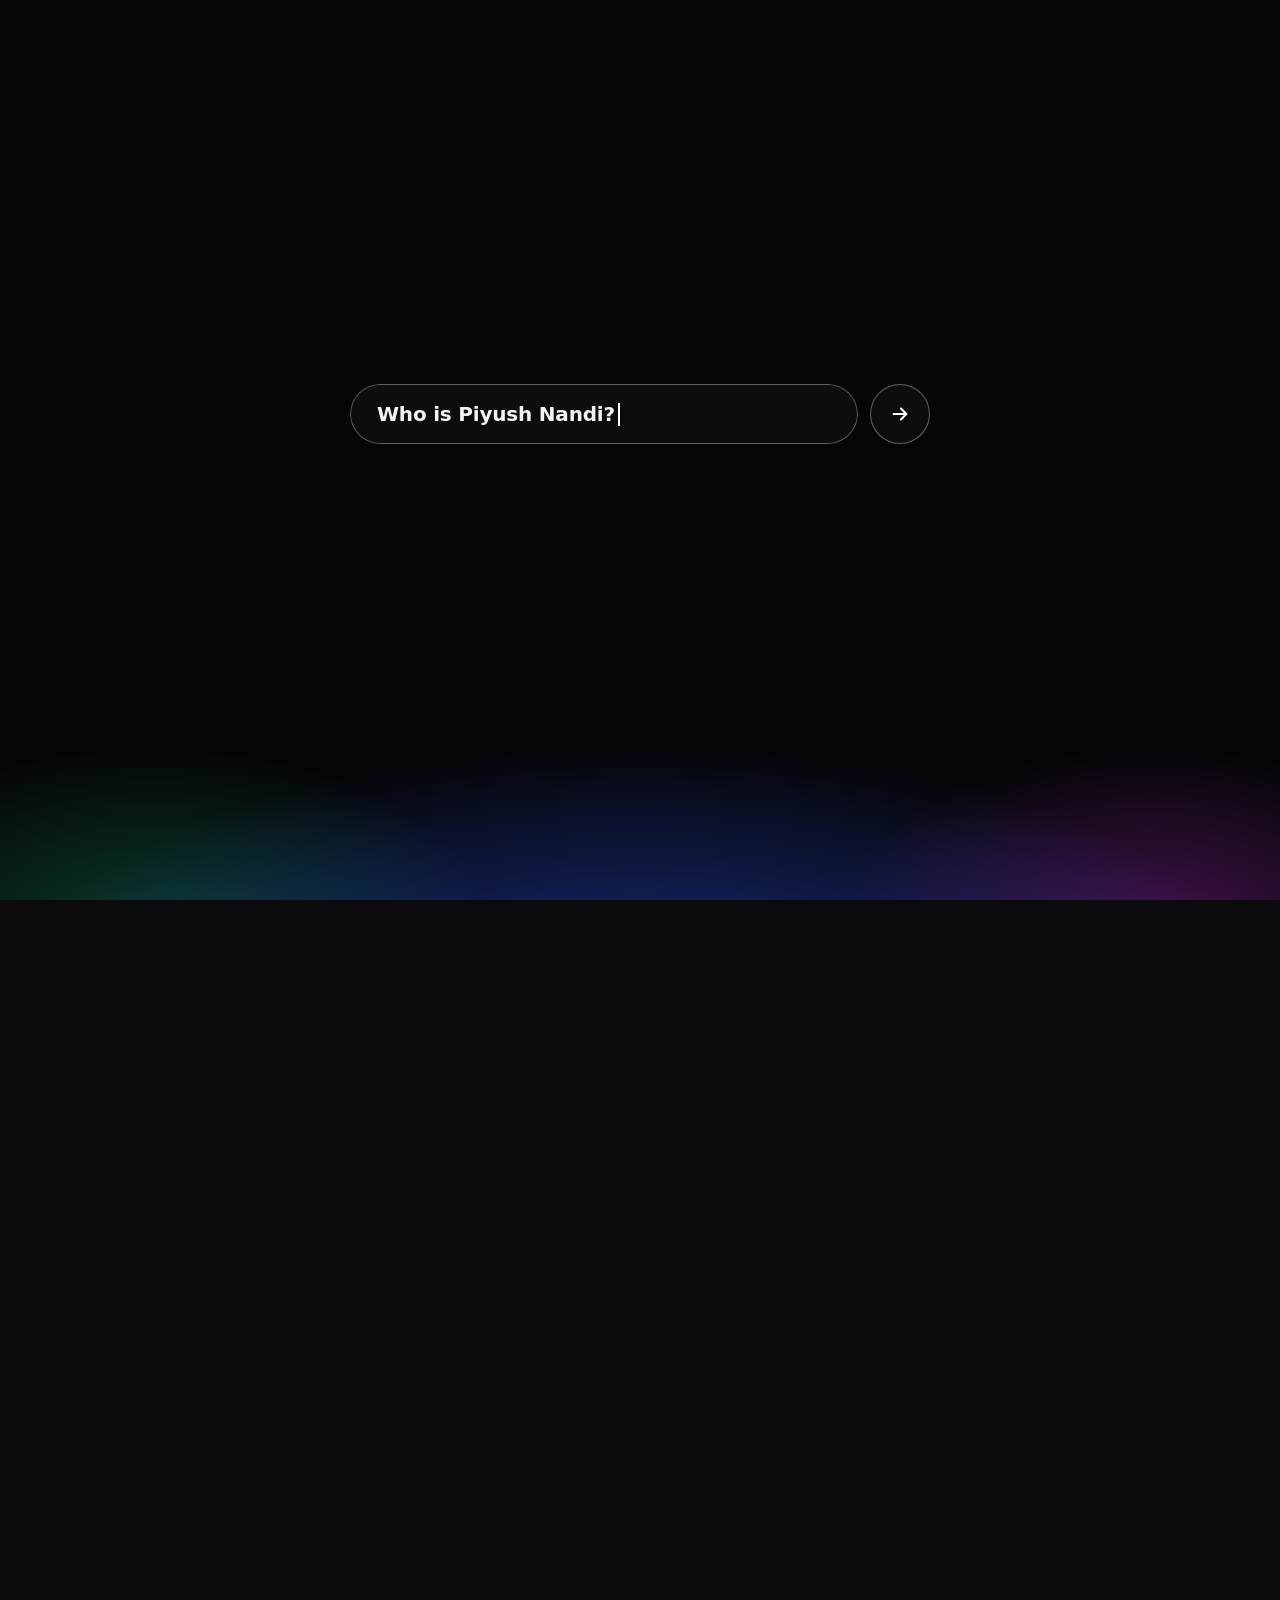
<file: index.html>
<!doctype html>
<html lang="en">
<head>
<meta charset="utf-8">
<meta name="viewport" content="width=device-width,initial-scale=1,viewport-fit=cover,maximum-scale=1,user-scalable=no">
<title>Piyush Nandi | Student, aspiring software engineer and visual creator</title>
<meta name="description" content="Welcome to the portfolio of Piyush Nandi, a Computer Science student at SRM Ramapuram.">
<meta name="theme-color" content="#0b0b0d">
<link rel="icon" href="favicon.svg" type="image/svg+xml">
<link rel="stylesheet" href="style.css">
<link rel="stylesheet" href="landing.css">
<noscript><style>#load{display:none}body.lock{overflow:auto}</style></noscript>
</head>
<body class="lock">
<div id="load" aria-hidden="true">
<div class="lglow"></div>
<div class="lbox" id="lbox">
<div class="lpill" id="lpill"><span id="ltxt"></span><i class="lcaret"></i></div>
<div class="lgo" id="lgo"><svg viewBox="0 0 24 24" width="22" height="22" fill="none" stroke="currentColor" stroke-width="2.2" stroke-linecap="round" stroke-linejoin="round"><path d="M5 12h14M13 6l6 6-6 6"/></svg></div>
</div>
<svg class="lcur" id="lcur" viewBox="0 0 24 24" width="28" height="28"><path d="M3 2l17 8.5-7.6 2.1L9.2 21z" fill="#e14bff" stroke="#fff" stroke-opacity=".5" stroke-width=".8" stroke-linejoin="round"/></svg>
<div class="lsweep" id="lsweep"></div>
</div>
<div class="track"><div class="scene"><div class="floor" id="floor"></div><div class="world" id="world"></div></div></div>
<div id="hint">Scroll to enter</div>
<noscript><p style="padding:24px"><a href="portfolio.html">Open the portfolio</a></p></noscript>
<script src="config.js"></script>
<script src="dots.js"></script>
<script src="landing.js"></script>
<script src="nozoom.js"></script>
</body>
</html>
</file>
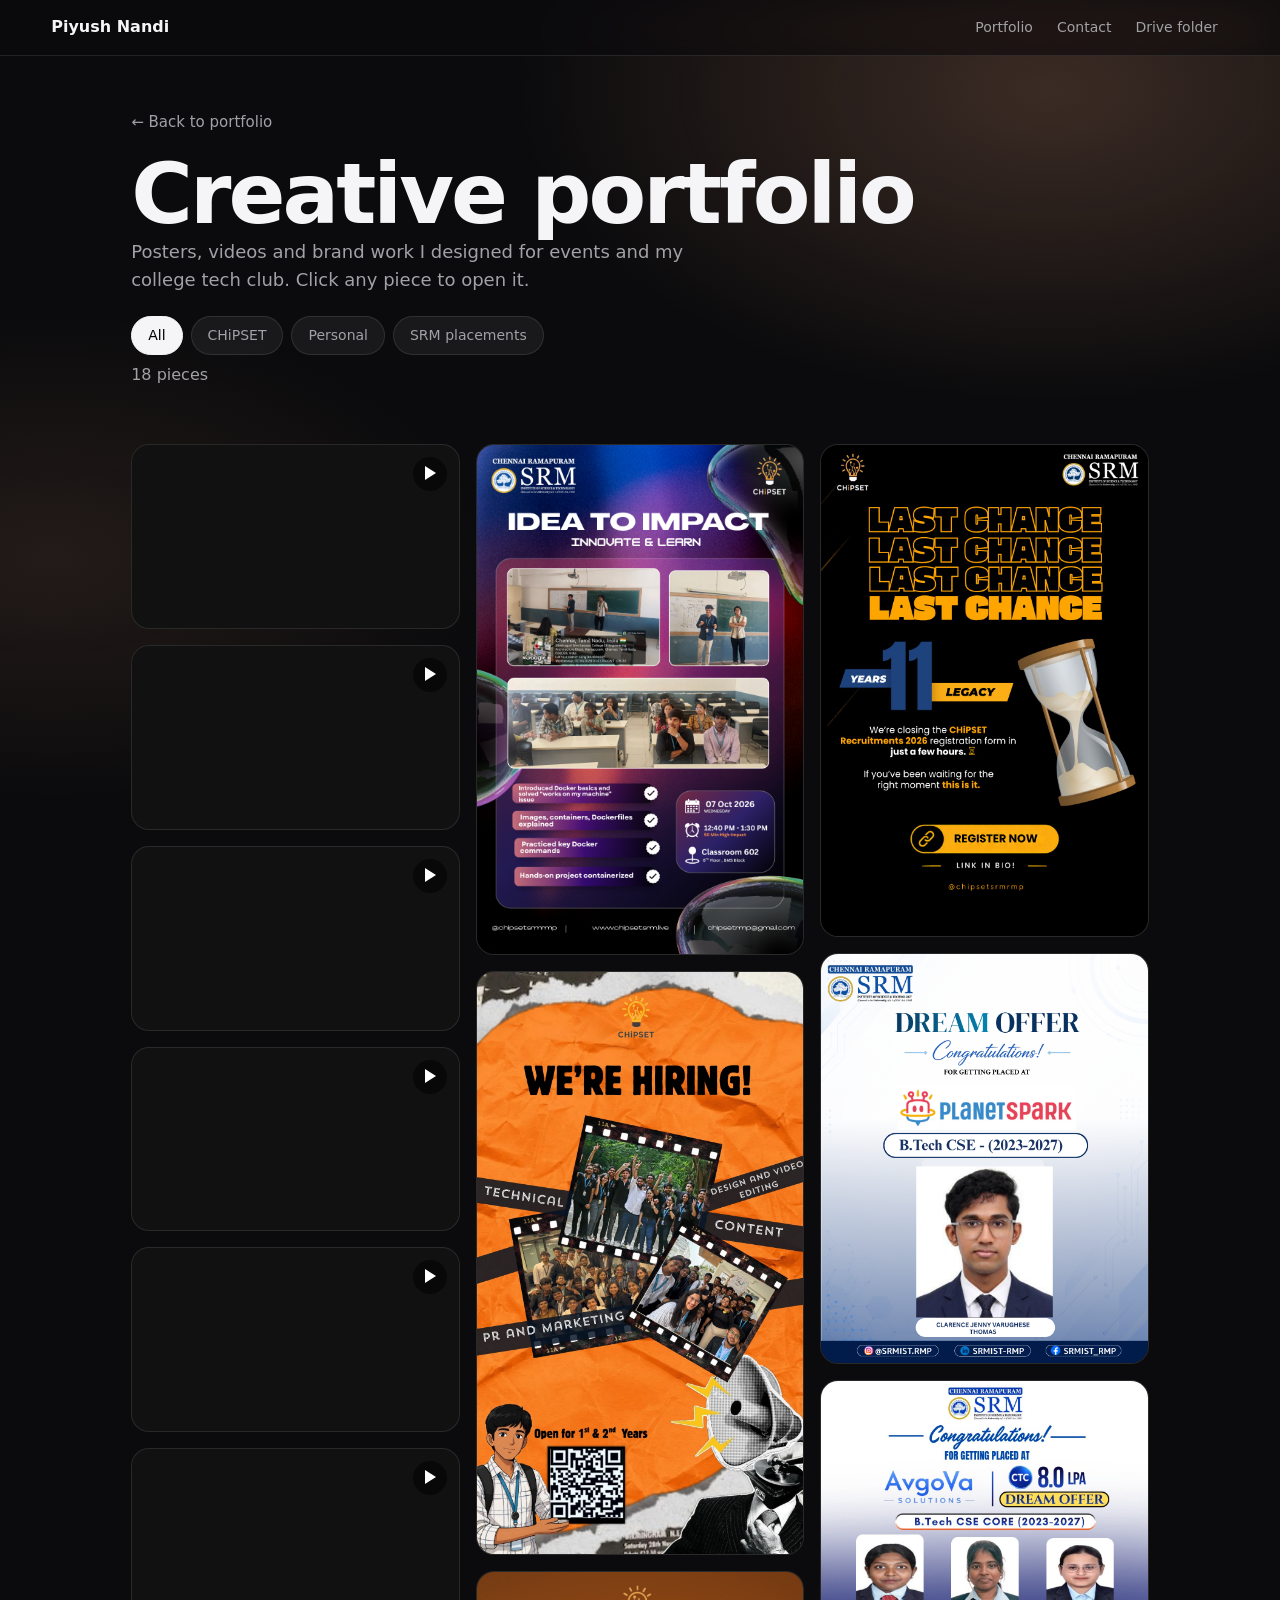
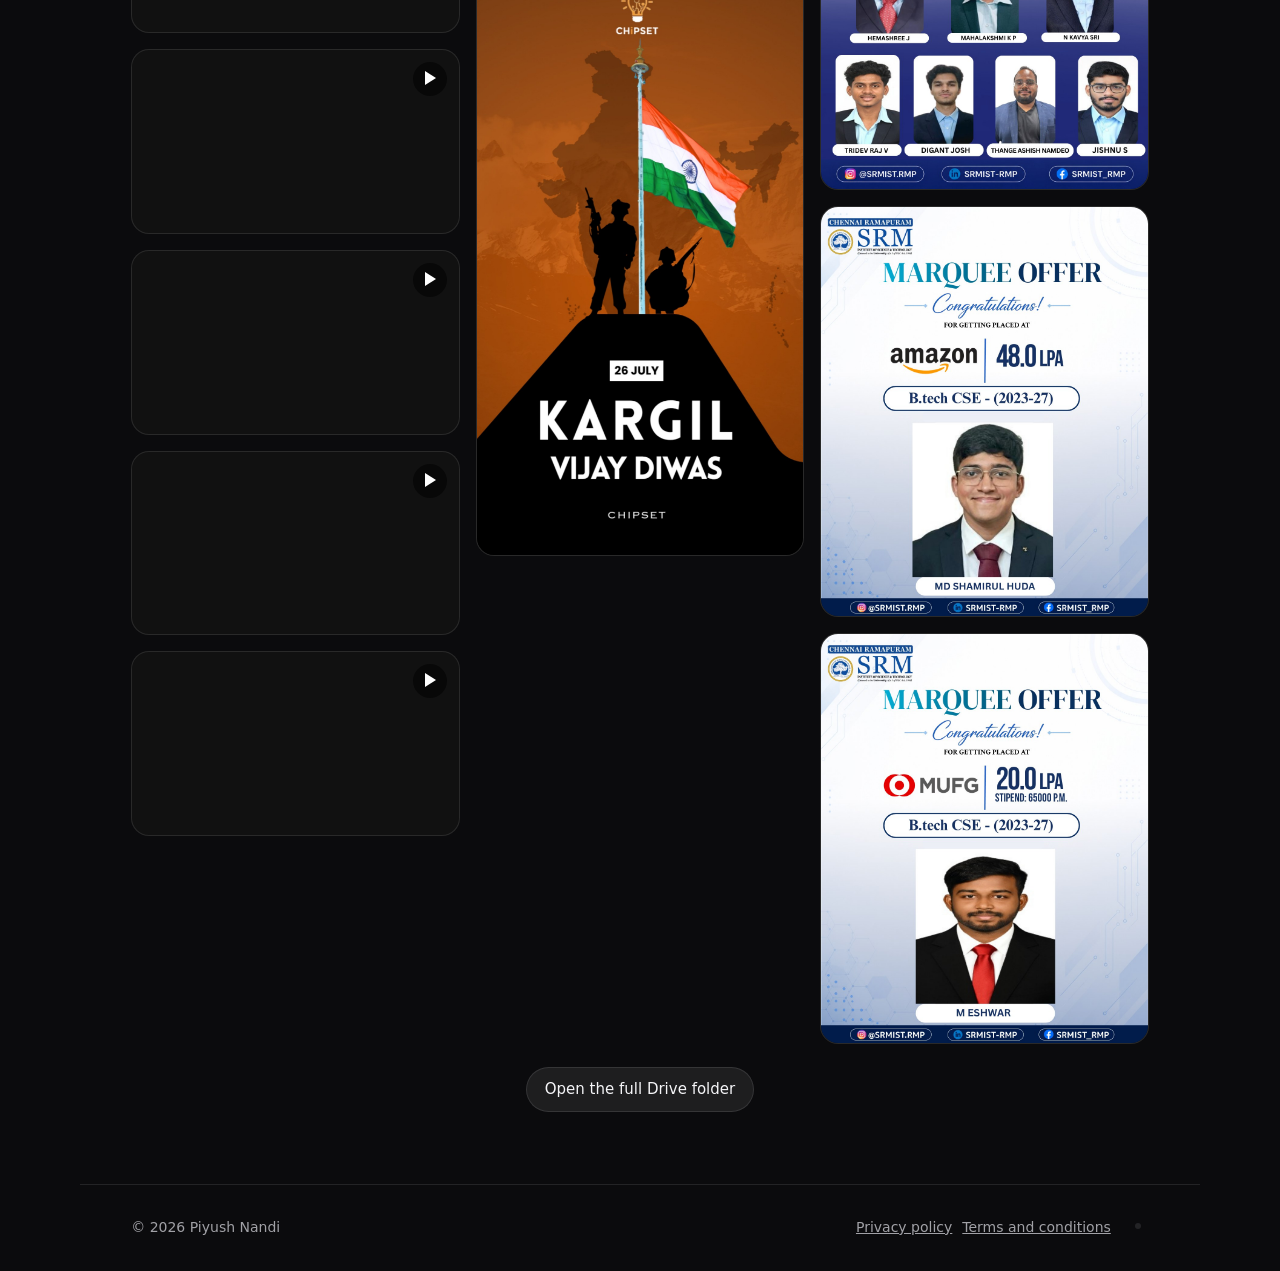
<file: creative.html>
<!doctype html>
<html lang="en">
<head>
<meta charset="utf-8">
<meta name="viewport" content="width=device-width,initial-scale=1,maximum-scale=1,user-scalable=no">
<title>Creative portfolio | Piyush Nandi</title>
<meta name="description" content="Posters, videos and brand work designed by Piyush Nandi.">
<meta name="theme-color" content="#0b0b0d">
<link rel="icon" href="favicon.svg" type="image/svg+xml">
<link rel="stylesheet" href="style.css">
</head>
<body class="cpage">
<div id="prog"></div>
<header class="nav">
  <a class="brand" href="portfolio.html">Piyush Nandi</a>
  <nav aria-label="Pages">
    <a href="portfolio.html">Portfolio</a><a href="portfolio.html#contact">Contact</a><a id="navDrive" target="_blank" rel="noopener" hidden>Drive folder</a>
  </nav>
</header>

<main>
  <section class="wrap chead">
    <a class="back" href="portfolio.html">&larr; Back to portfolio</a>
    <h1>Creative portfolio</h1>
    <p class="lead">Posters, videos and brand work I designed for events and my college tech club. Click any piece to open it.</p>
    <div class="chips" id="chips" role="tablist" aria-label="Filter by type"></div>
    <p class="muted" id="count"></p>
  </section>
  <section class="wrap cbody">
    <div class="cgrid" id="cgrid"></div>
    <div id="sentinel" aria-hidden="true"></div>
    <div class="cempty" id="empty" hidden>
      <p class="lead">New work is being added to this page.</p>
      <div class="row"><a class="btn pri" id="emptyDrive" target="_blank" rel="noopener" hidden>Open the Drive folder</a></div>
    </div>
    <div class="row mid" id="driveRow" hidden><a class="btn" id="driveBtn" target="_blank" rel="noopener">Open the full Drive folder</a></div>
  </section>
</main>

<footer class="wrap foot">
  <span id="yr"></span>
  <span class="row"><a href="privacy.html">Privacy policy</a><a href="terms.html">Terms and conditions</a></span>
</footer>

<div class="lb" id="lb" hidden role="dialog" aria-modal="true" aria-label="Preview">
  <button class="btn" id="lbx" type="button">Close</button>
  <button class="btn lbn lbp" id="lbp" type="button" aria-label="Previous">&larr;</button>
  <button class="btn lbn lbf" id="lbf" type="button" aria-label="Next">&rarr;</button>
  <div class="lbin">
    <div id="lbm"></div>
    <div class="lbc"><strong id="lbt"></strong><span id="lbd"></span></div>
  </div>
</div>

<noscript><p class="wrap">This page needs JavaScript to show its content.</p></noscript>
<script src="config.js"></script>
<script src="creative-list.js"></script>
<script src="boot.js" data-next="creative-auto.js,creative.js,nozoom.js"></script>
</body>
</html>
</file>
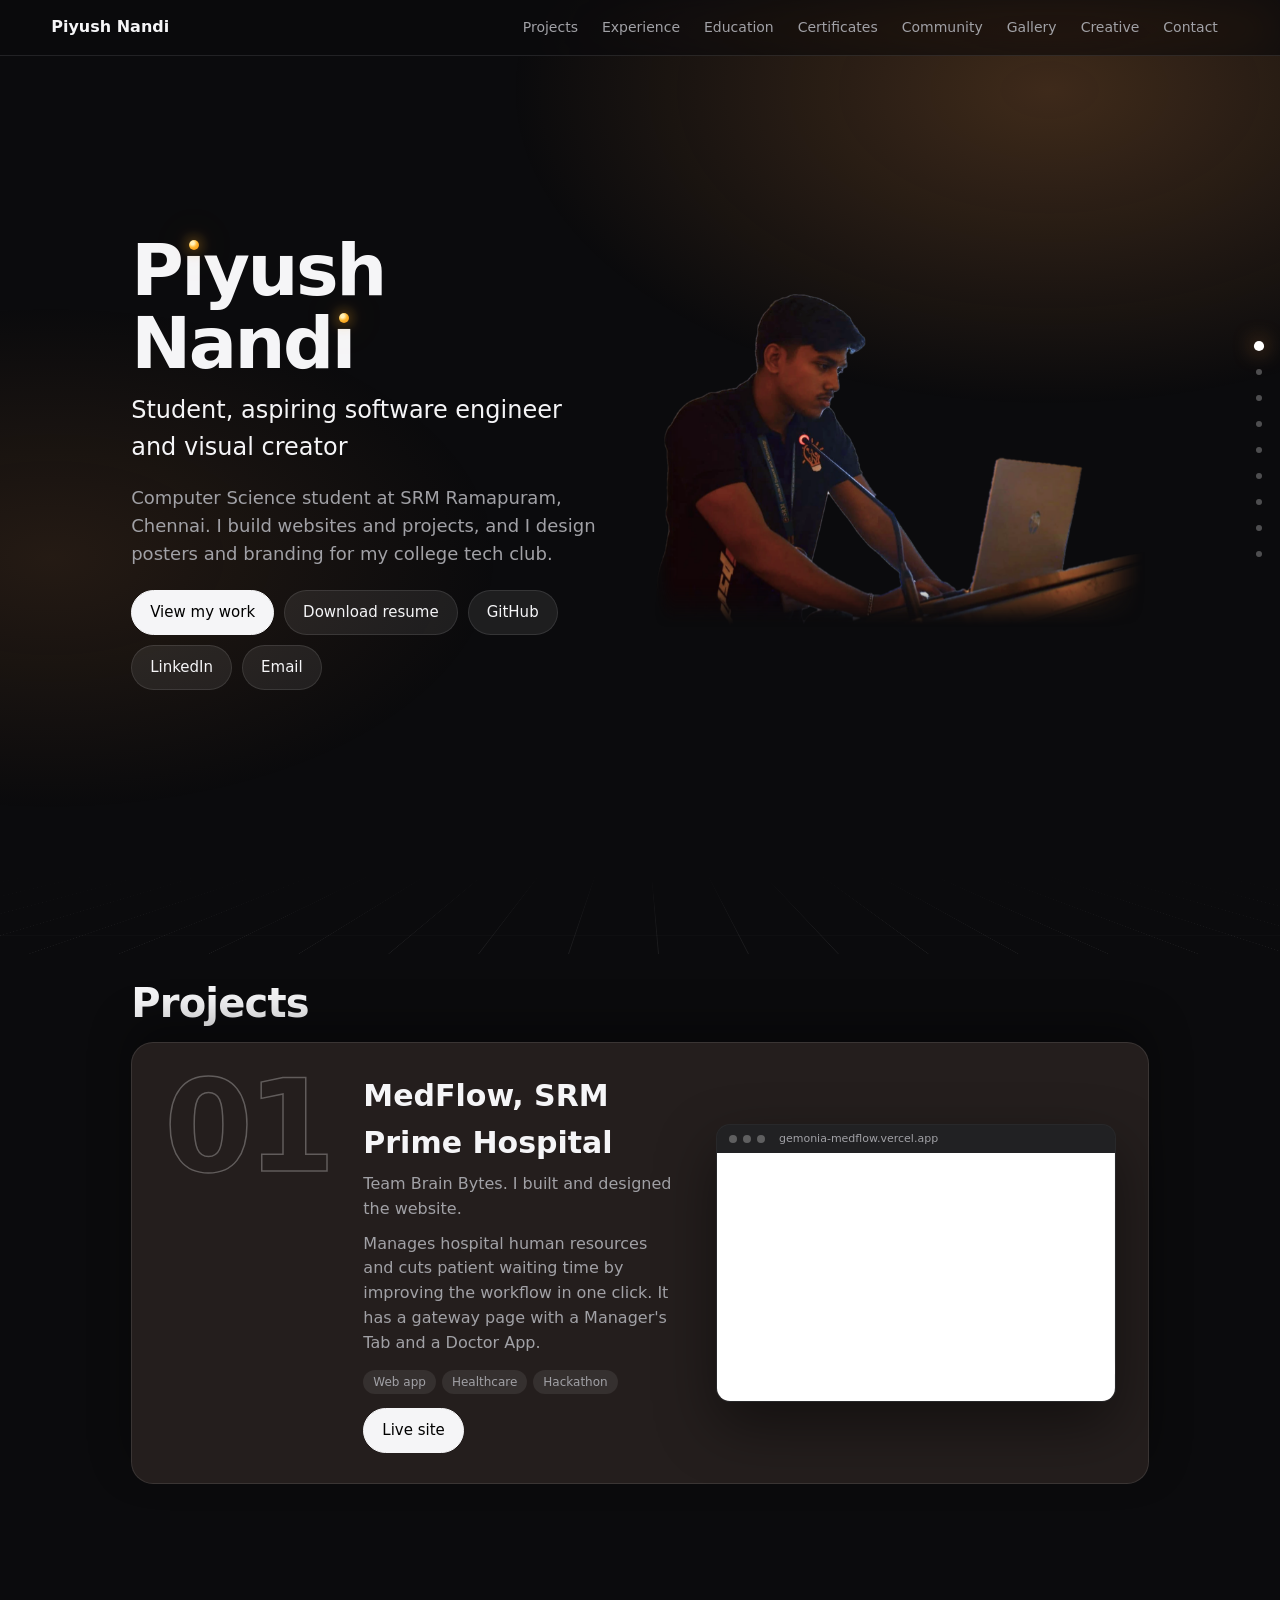
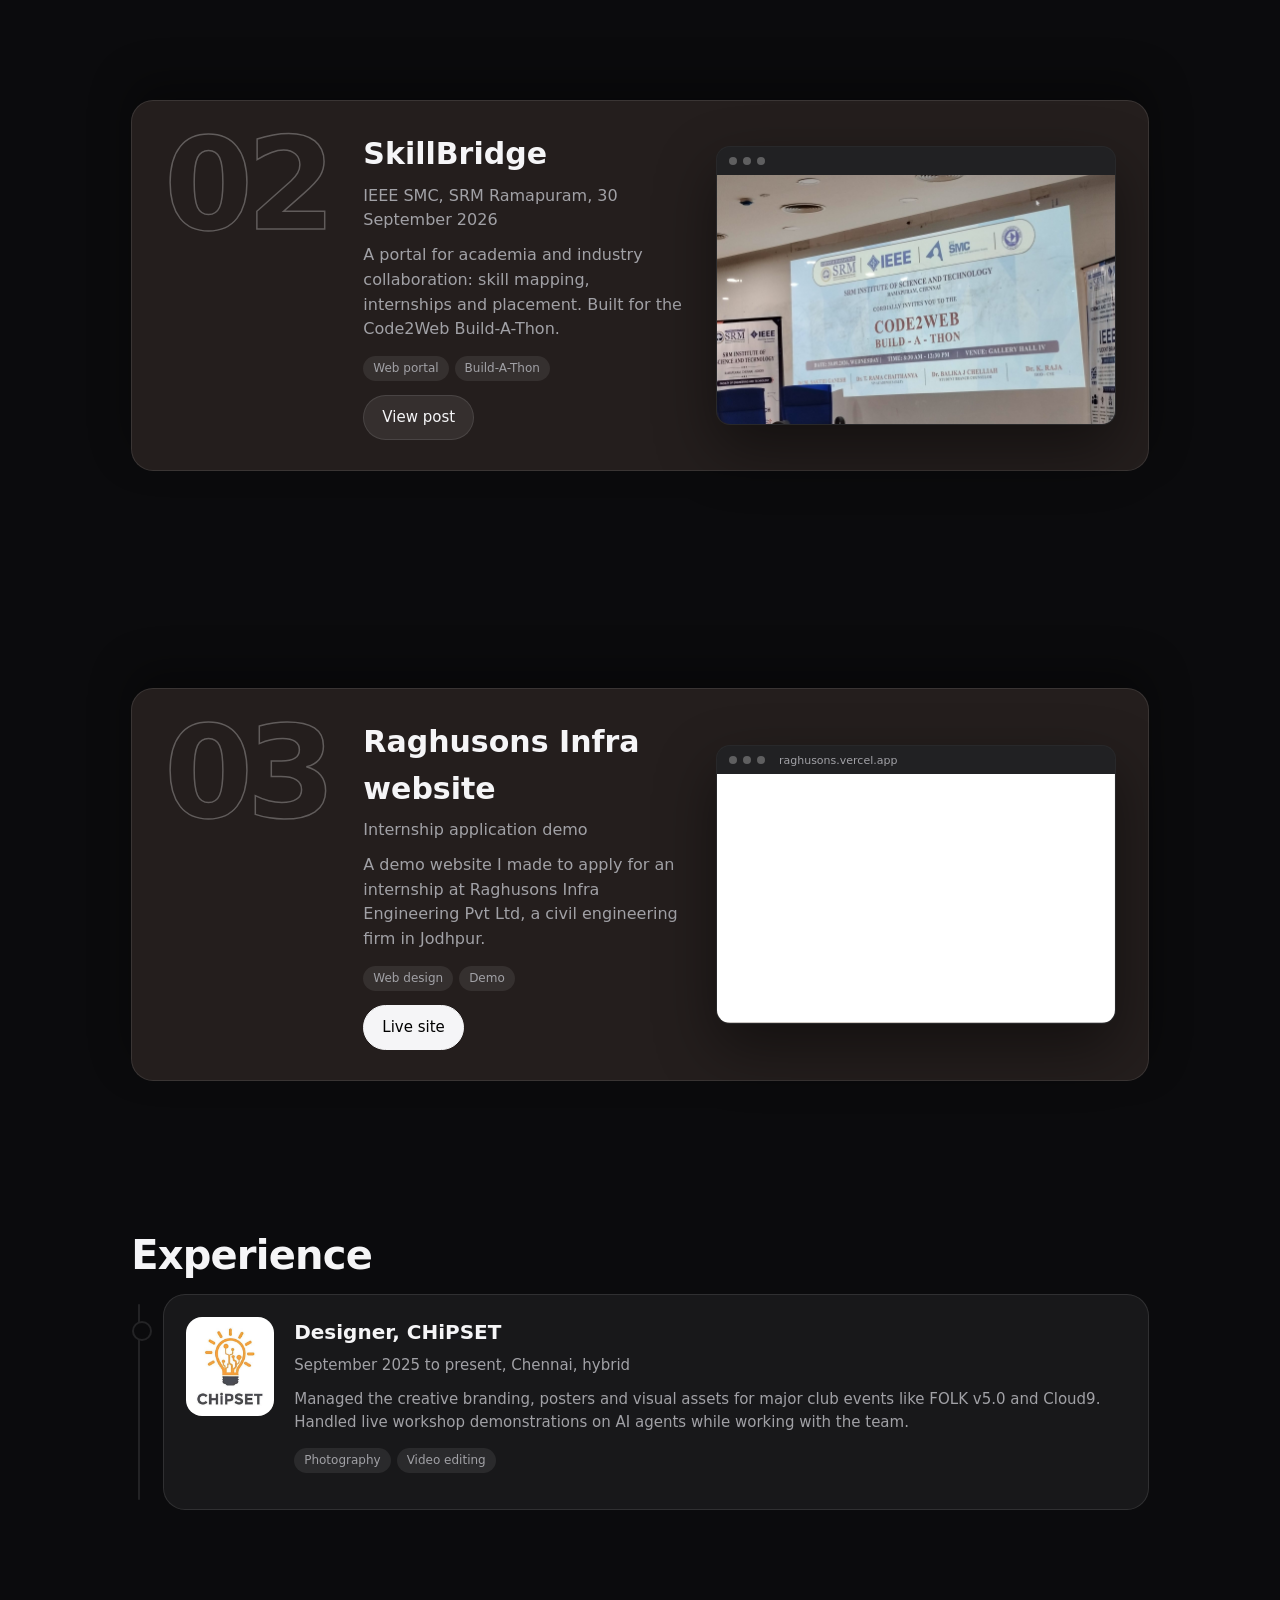
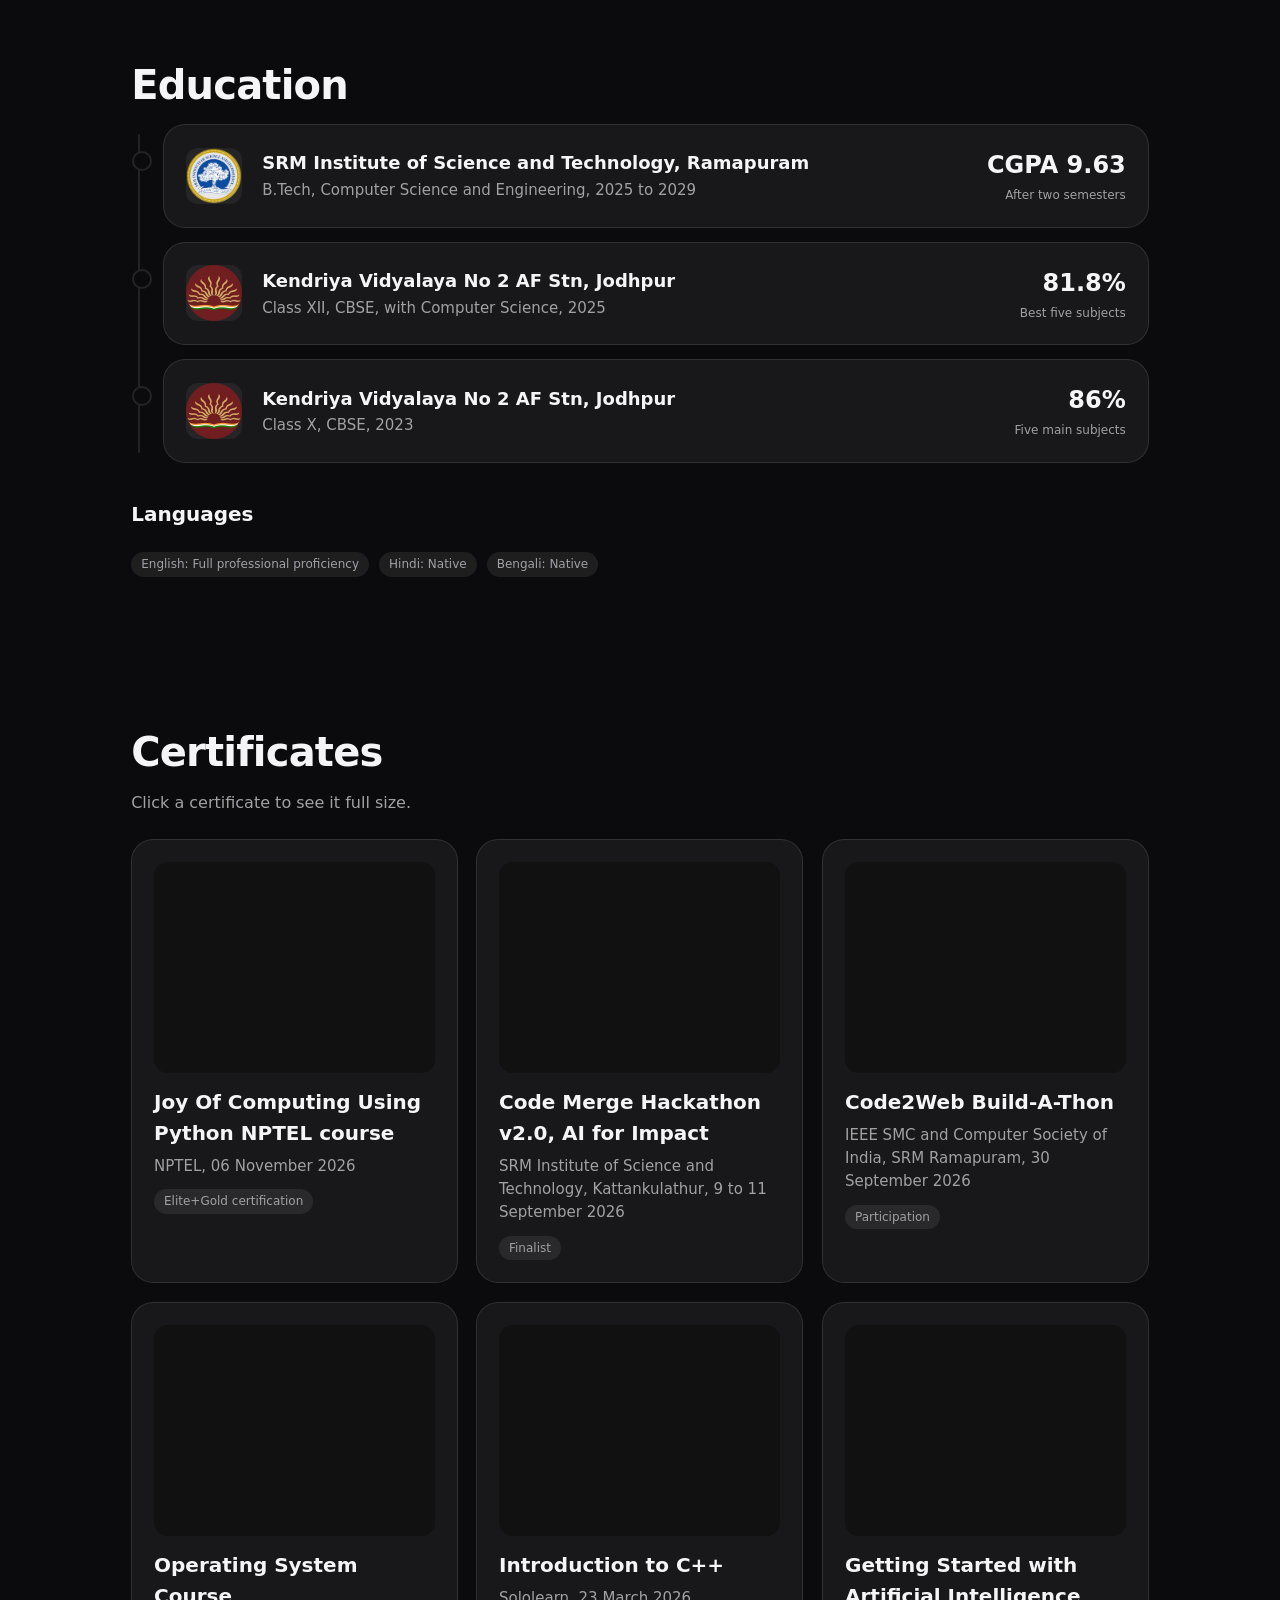
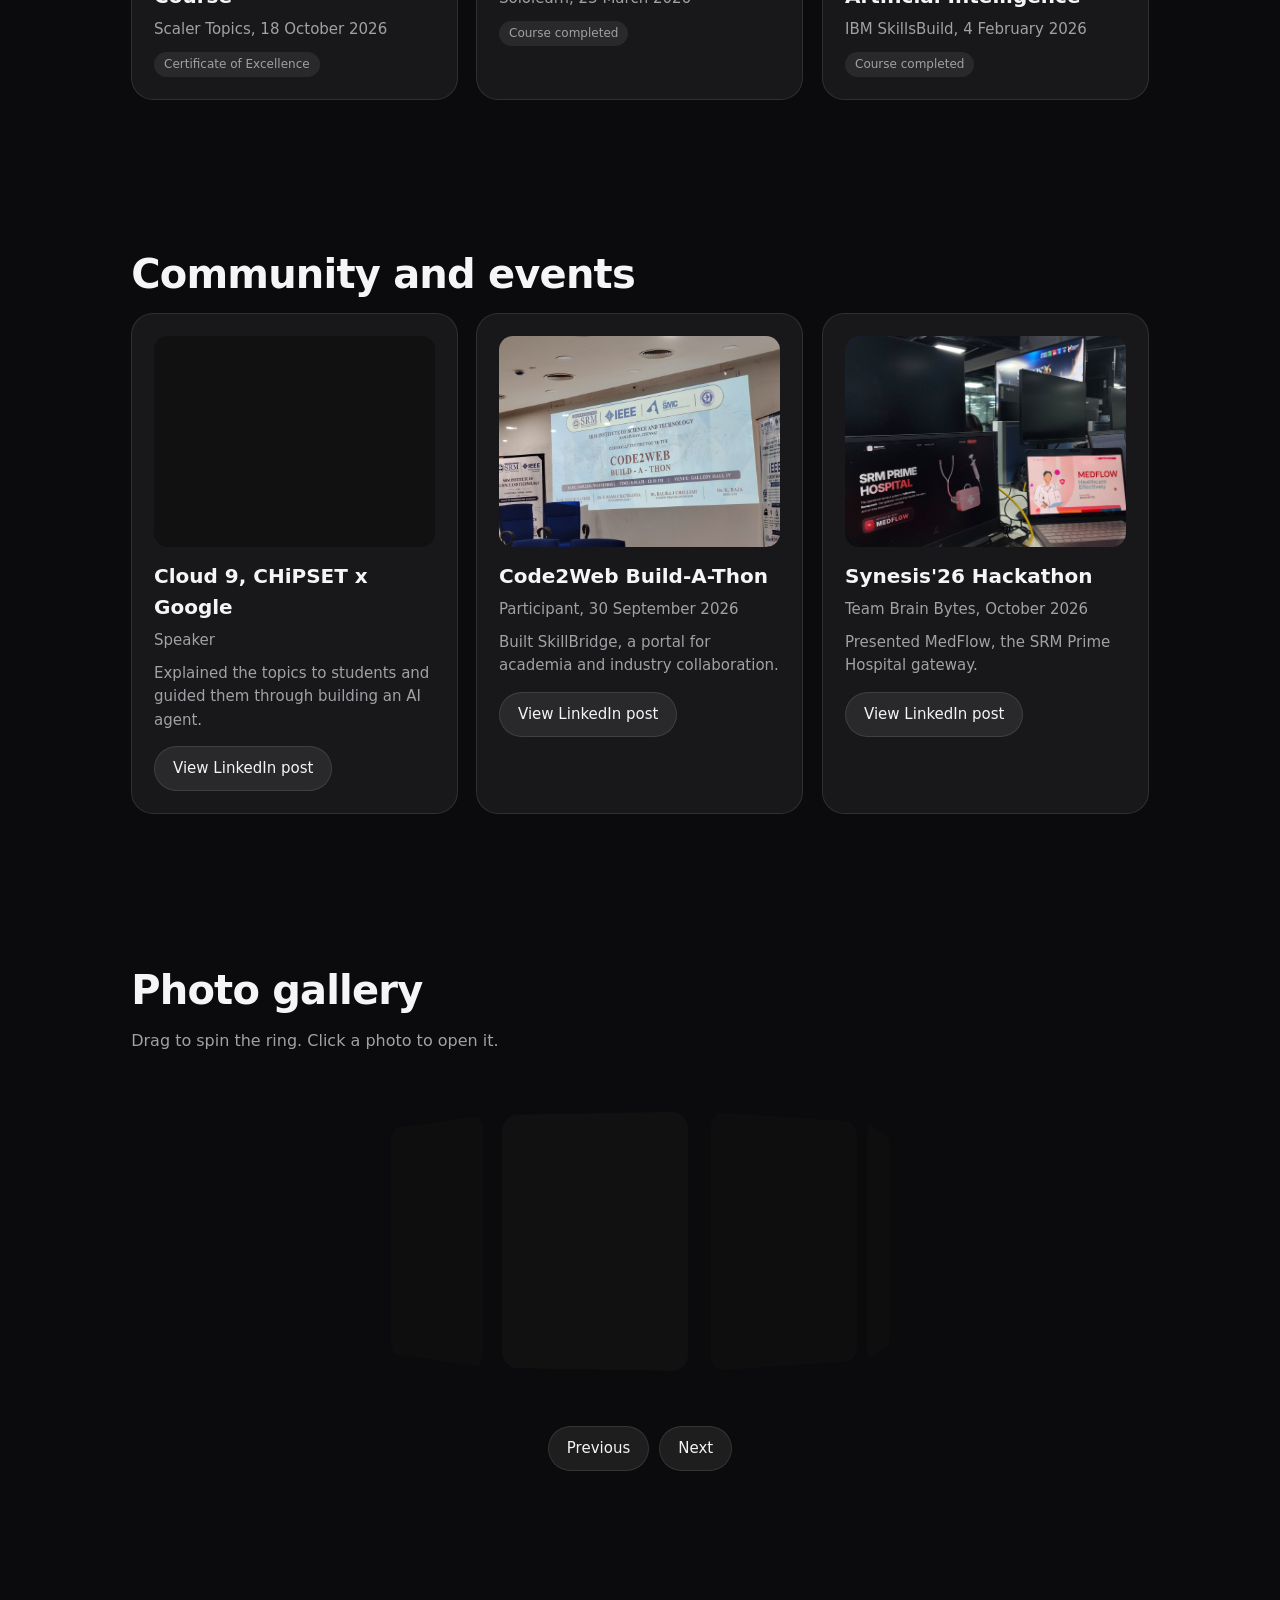
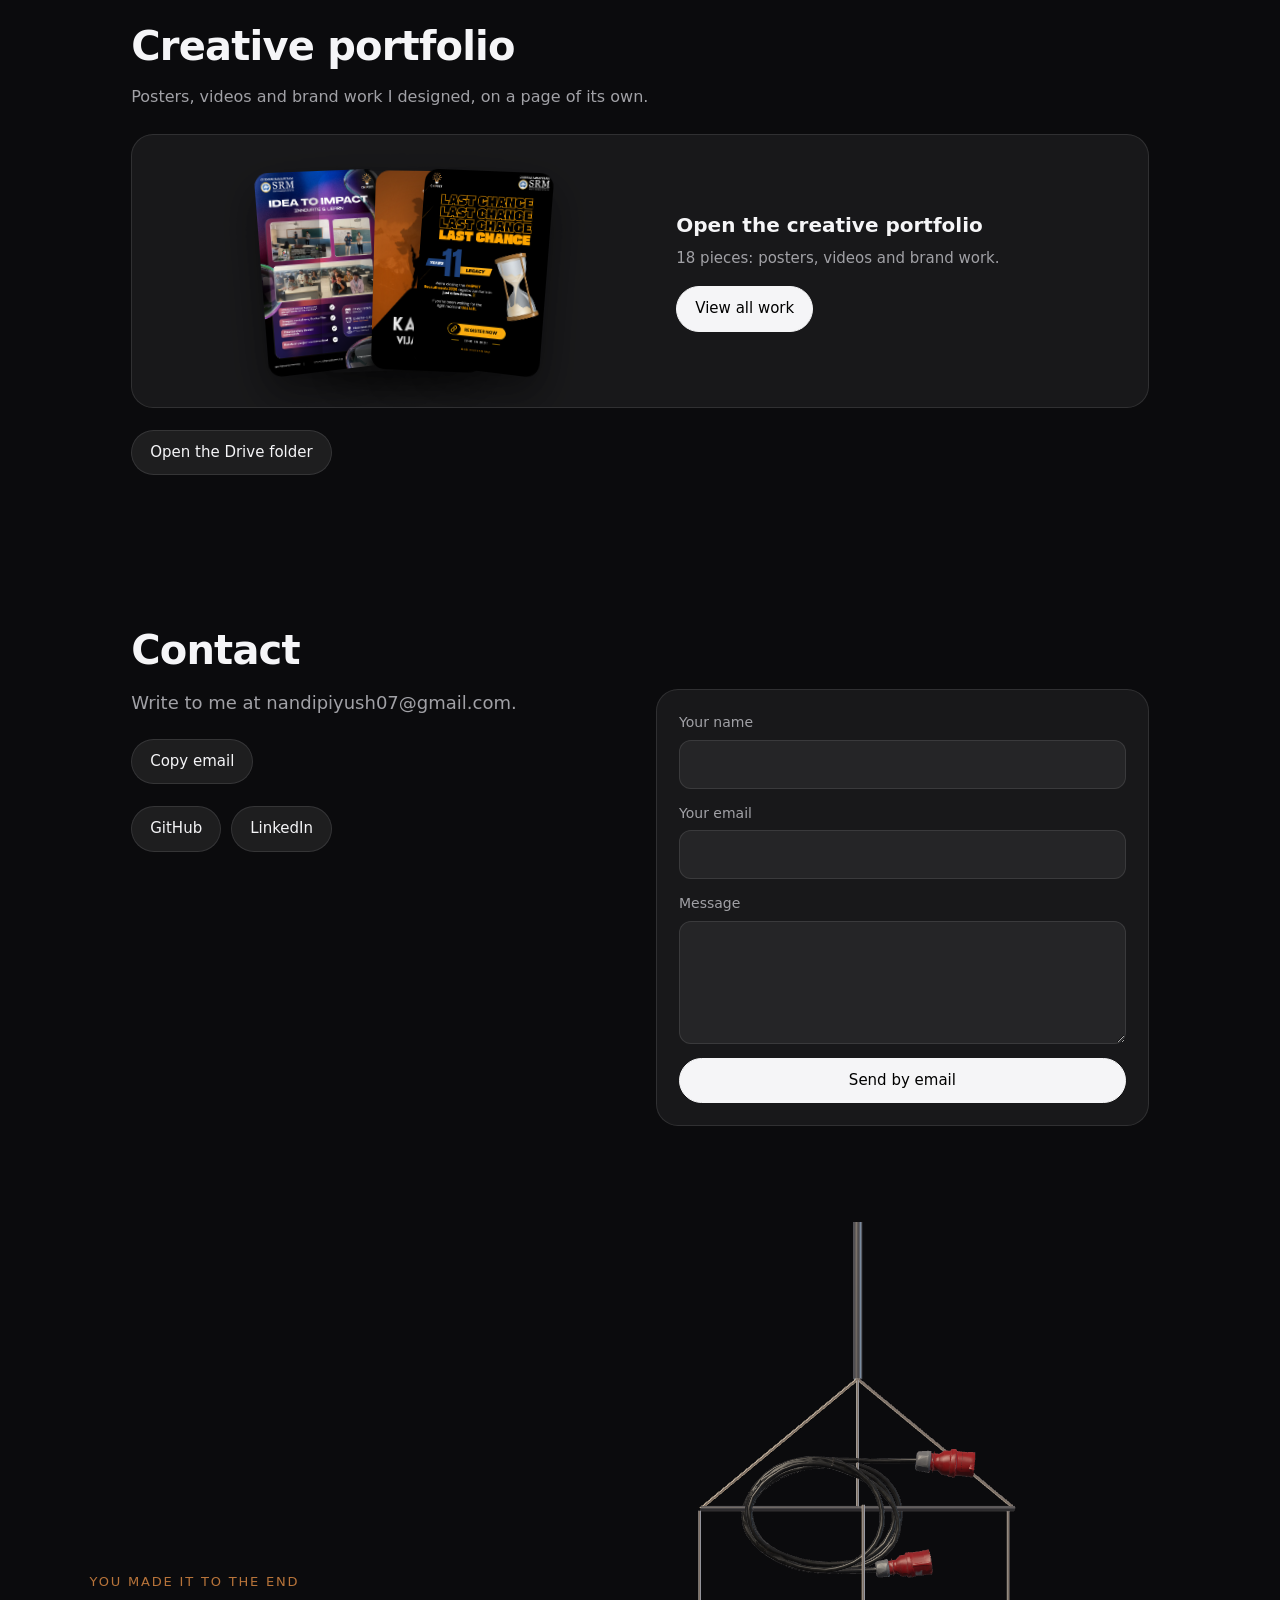
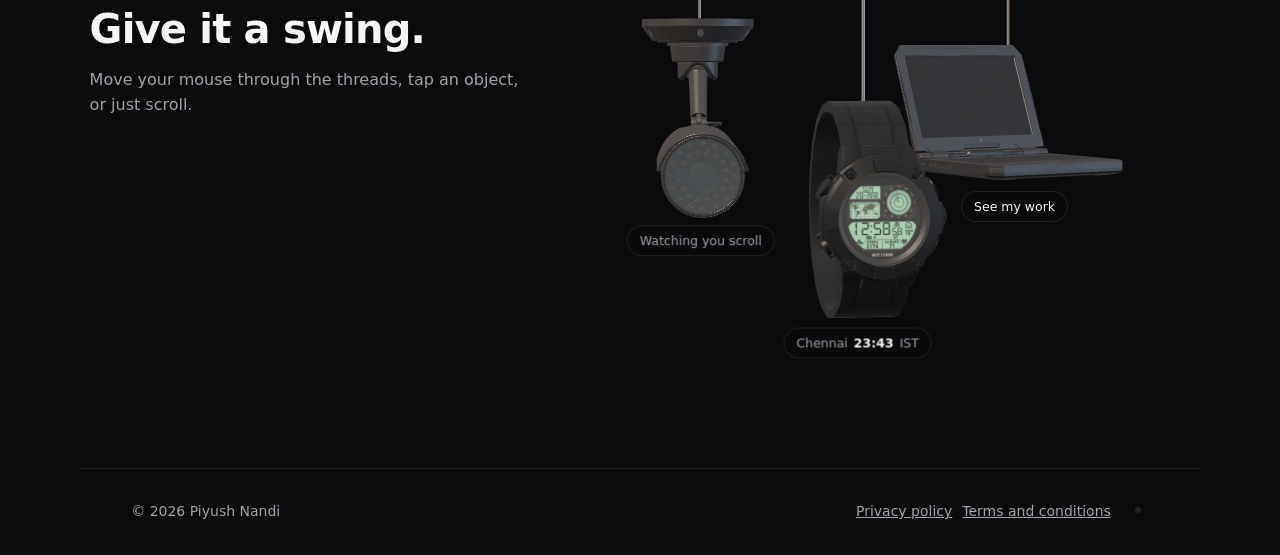
<file: portfolio.html>
<!doctype html>
<html lang="en">
<head>
<meta charset="utf-8">
<meta name="viewport" content="width=device-width,initial-scale=1,maximum-scale=1,user-scalable=no">
<title>Piyush Nandi | Student, aspiring software engineer and visual creator</title>
<meta name="description" content="Portfolio of Piyush Nandi, a Computer Science student at SRM Ramapuram who builds websites and projects and designs for a college tech club.">
<meta name="theme-color" content="#0b0b0d">
<link rel="icon" href="favicon.svg" type="image/svg+xml">
<script>try{if(sessionStorage.getItem('pn_enter')){sessionStorage.removeItem('pn_enter');document.documentElement.classList.add('enter')}}catch(e){}</script>
<link rel="stylesheet" href="style.css">
<link rel="stylesheet" href="hang.css">
</head>
<body>
<div id="prog"></div>
<header class="nav">
  <a class="brand" href="index.html">Piyush Nandi</a>
  <nav aria-label="Sections">
    <a href="#work">Projects</a><a href="#experience">Experience</a><a href="#education">Education</a><a href="#certs">Certificates</a><a href="#community">Community</a><a href="#gallery">Gallery</a><a href="creative.html">Creative</a><a href="#contact">Contact</a>
  </nav>
</header>

<main id="top">
  <section class="hero wrap" data-base>
    <div class="ht">
      <h1 id="name"></h1>
      <p class="sub" id="title"></p>
      <p class="lead" id="intro"></p>
      <div class="row" id="cta"></div>
    </div>
    <div class="stage"><div class="cut" id="heroCard"></div></div>
  </section>

  <section id="work" class="wrap" data-base>
    <h2>Projects</h2>
    <div class="grid" id="projects"></div>
  </section>

  <section id="experience" class="wrap" data-base>
    <h2>Experience</h2>
    <div class="list" id="exp"></div>
  </section>

  <section id="education" class="wrap" data-base>
    <h2>Education</h2>
    <div class="list" id="edu"></div>
    <h3>Languages</h3>
    <div class="row" id="langs"></div>
  </section>

  <section id="certs" class="wrap" data-base>
    <h2>Certificates</h2>
    <p class="muted">Click a certificate to see it full size.</p>
    <div class="grid" id="certList"></div>
  </section>

  <section id="community" class="wrap">
    <h2>Community and events</h2>
    <div class="grid" id="events"></div>
  </section>

  <section id="gallery" class="wrap">
    <h2>Photo gallery</h2>
    <p class="muted">Drag to spin the ring. Click a photo to open it.</p>
    <div class="cylwrap" id="cylwrap" tabindex="0" aria-label="Photo ring. Use the arrow keys to spin.">
      <div class="ring" id="ring"></div>
    </div>
    <div class="row mid">
      <button class="btn" id="prev" type="button">Previous</button>
      <button class="btn" id="next" type="button">Next</button>
    </div>
  </section>

  <section id="creative" class="wrap" data-base>
    <h2>Creative portfolio</h2>
    <p class="muted">Posters, videos and brand work I designed, on a page of its own.</p>
    <a class="card cteaser" id="cTeaser" href="creative.html">
      <div class="cstack" id="cStack" aria-hidden="true"></div>
      <div class="ct2">
        <h3>Open the creative portfolio</h3>
        <p id="cCount"></p>
        <span class="btn pri">View all work</span>
      </div>
    </a>
    <div class="row"><a class="btn" id="driveBtn" target="_blank" rel="noopener">Open the Drive folder</a></div>
  </section>

  <section id="contact" class="wrap" data-base>
    <h2>Contact</h2>
    <div class="two">
      <div>
        <p class="lead" id="mailText"></p>
        <div class="row"><button class="btn" id="copyMail" type="button">Copy email</button></div>
        <div class="row" id="social"></div>
      </div>
      <form class="card form" id="cf">
        <label>Your name<input name="name" required autocomplete="name"></label>
        <label>Your email<input name="from" type="email" required autocomplete="email"></label>
        <label>Message<textarea name="message" rows="4" required></textarea></label>
        <button class="btn pri" type="submit">Send by email</button>
      </form>
    </div>
  </section>

  <section id="hang" class="hang" aria-label="A cable with a camera, a watch and a laptop hanging from it. Decorative.">
    <canvas aria-hidden="true"></canvas>
    <span class="hang-chip" data-for="cctv">Watching you scroll</span>
    <span class="hang-chip" data-for="watch">Chennai <b>--:--</b> IST</span>
    <a class="hang-chip link" data-for="laptop" href="#work">See my work</a>
    <div class="hang-copy">
      <p class="hang-eyebrow">You made it to the end</p>
      <h2>Give it a swing.</h2>
      <p class="muted">Move your mouse through the threads, tap an object, or just scroll.</p>
    </div>
  </section>
</main>

<footer class="wrap foot">
  <span id="yr"></span>
  <span class="row"><a href="privacy.html">Privacy policy</a><a href="terms.html">Terms and conditions</a></span>
</footer>

<div class="lb" id="lb" hidden role="dialog" aria-modal="true" aria-label="Preview">
  <button class="btn" id="lbx" type="button">Close</button>
  <div class="lbin">
    <div id="lbm"></div>
    <div class="lbc"><strong id="lbt"></strong><span id="lbd"></span><a class="btn" id="lbl" target="_blank" rel="noopener" hidden>View post</a></div>
  </div>
</div>

<noscript><p class="wrap">This site needs JavaScript to show its content.</p></noscript>
<script src="config.js"></script>
<script src="creative-list.js"></script>
<script src="gallery-list.js"></script>
<script src="dots.js"></script>
<script src="boot.js" data-next="creative-auto.js,main.js,scroll3d.js,hang.js,nozoom.js"></script>
</body>
</html>
</file>
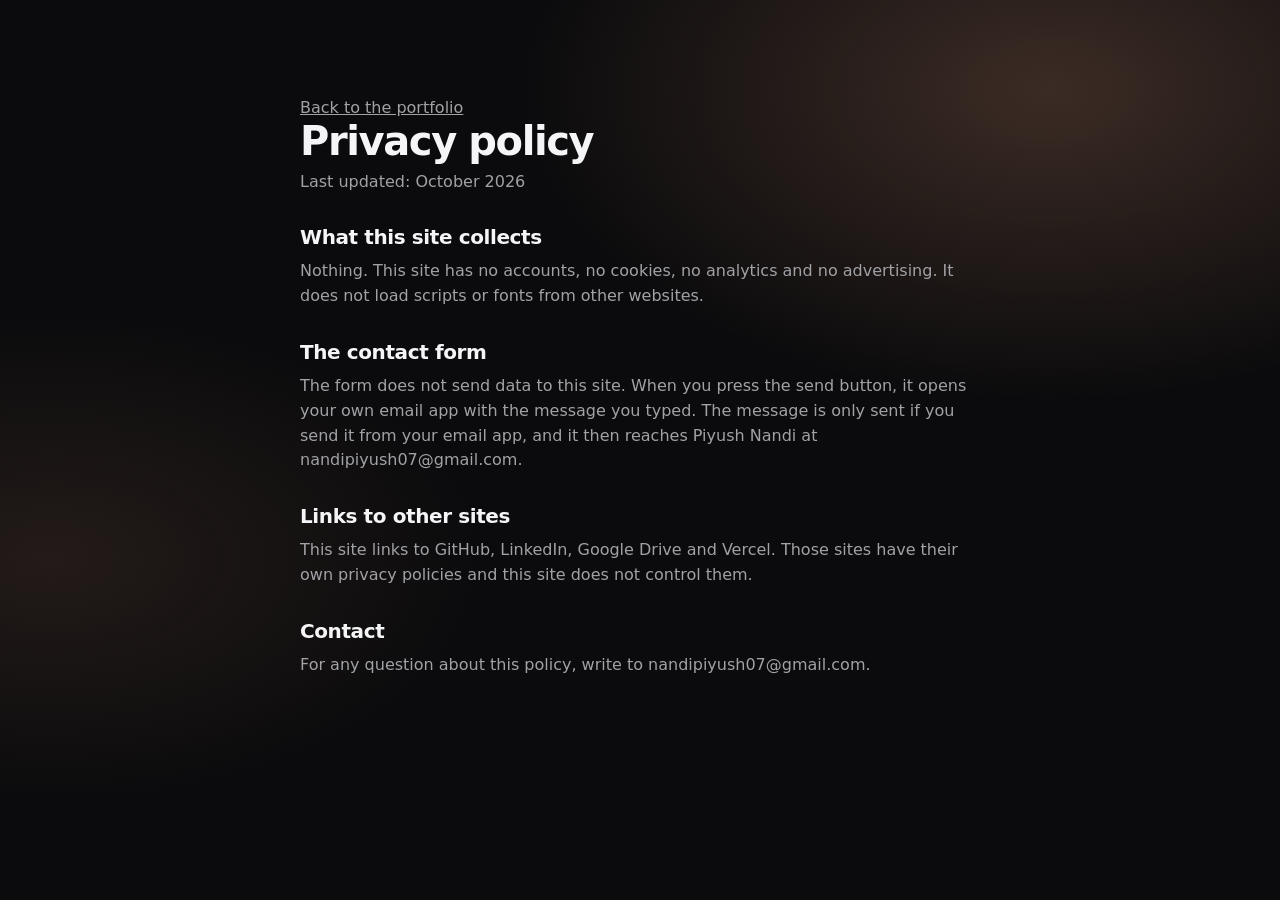
<file: privacy.html>
<!doctype html>
<html lang="en">
<head>
<meta charset="utf-8">
<meta name="viewport" content="width=device-width,initial-scale=1,maximum-scale=1,user-scalable=no">
<title>Privacy policy | Piyush Nandi</title>
<meta name="theme-color" content="#0b0b0d">
<link rel="icon" href="favicon.svg" type="image/svg+xml">
<link rel="stylesheet" href="style.css">
</head>
<body>
<main class="doc">
  <p><a href="portfolio.html">Back to the portfolio</a></p>
  <h1>Privacy policy</h1>
  <p>Last updated: October 2026</p>
  <h2>What this site collects</h2>
  <p>Nothing. This site has no accounts, no cookies, no analytics and no advertising. It does not load scripts or fonts from other websites.</p>
  <h2>The contact form</h2>
  <p>The form does not send data to this site. When you press the send button, it opens your own email app with the message you typed. The message is only sent if you send it from your email app, and it then reaches Piyush Nandi at nandipiyush07@gmail.com.</p>
  <h2>Links to other sites</h2>
  <p>This site links to GitHub, LinkedIn, Google Drive and Vercel. Those sites have their own privacy policies and this site does not control them.</p>
  <h2>Contact</h2>
  <p>For any question about this policy, write to nandipiyush07@gmail.com.</p>
</main>
<script src="nozoom.js"></script>
</body>
</html>
</file>
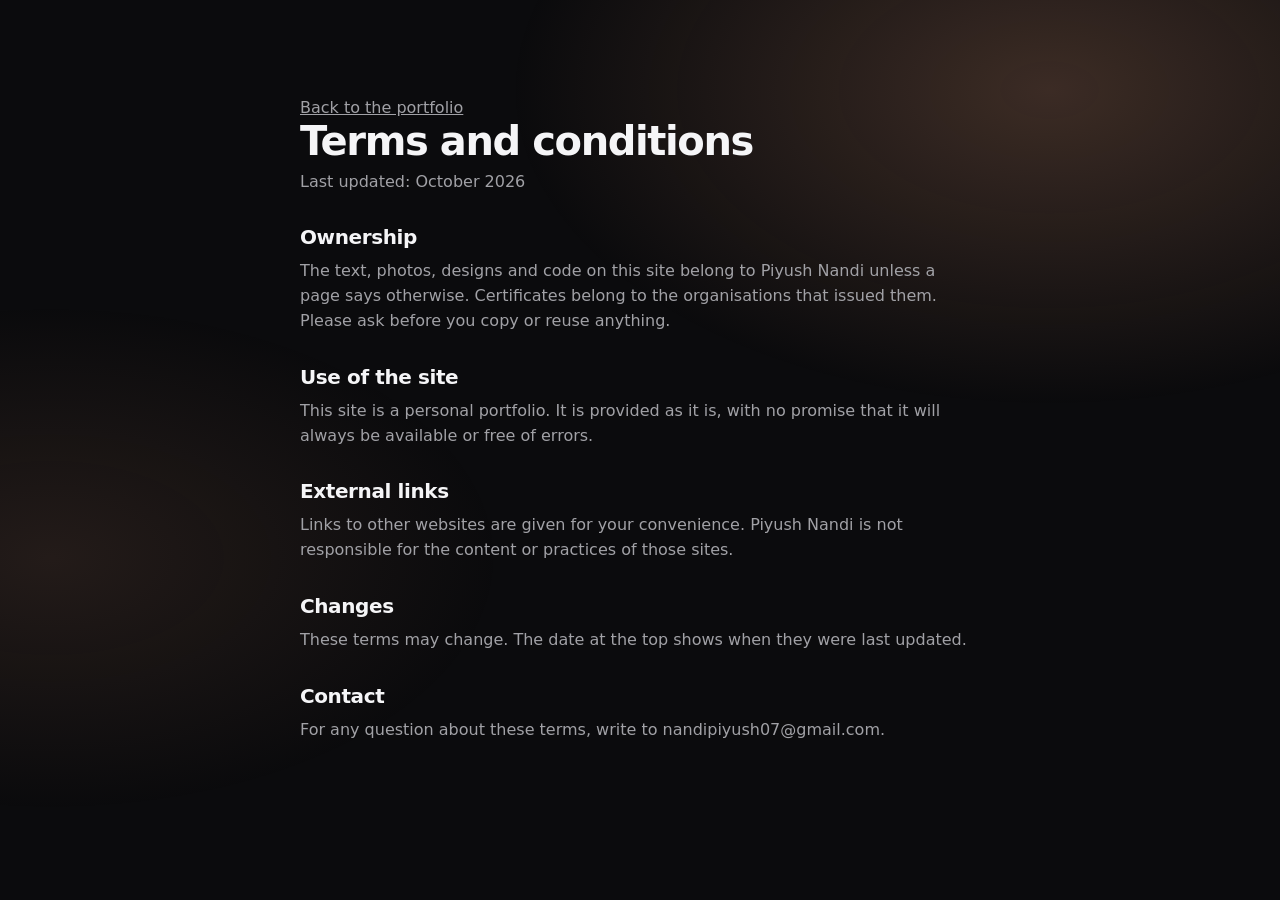
<file: terms.html>
<!doctype html>
<html lang="en">
<head>
<meta charset="utf-8">
<meta name="viewport" content="width=device-width,initial-scale=1,maximum-scale=1,user-scalable=no">
<title>Terms and conditions | Piyush Nandi</title>
<meta name="theme-color" content="#0b0b0d">
<link rel="icon" href="favicon.svg" type="image/svg+xml">
<link rel="stylesheet" href="style.css">
</head>
<body>
<main class="doc">
  <p><a href="portfolio.html">Back to the portfolio</a></p>
  <h1>Terms and conditions</h1>
  <p>Last updated: October 2026</p>
  <h2>Ownership</h2>
  <p>The text, photos, designs and code on this site belong to Piyush Nandi unless a page says otherwise. Certificates belong to the organisations that issued them. Please ask before you copy or reuse anything.</p>
  <h2>Use of the site</h2>
  <p>This site is a personal portfolio. It is provided as it is, with no promise that it will always be available or free of errors.</p>
  <h2>External links</h2>
  <p>Links to other websites are given for your convenience. Piyush Nandi is not responsible for the content or practices of those sites.</p>
  <h2>Changes</h2>
  <p>These terms may change. The date at the top shows when they were last updated.</p>
  <h2>Contact</h2>
  <p>For any question about these terms, write to nandipiyush07@gmail.com.</p>
</main>
<script src="nozoom.js"></script>
</body>
</html>
</file>
<file: style.css>
@property --glow{syntax:'<color>';inherits:true;initial-value:#af795d}
:root{--glow:#af795d;--bg:#0b0b0d;--card:rgba(255,255,255,.055);--line:rgba(255,255,255,.1);--tx:#f5f5f7;--mut:#a1a1a6;--r:22px;transition:--glow 1s ease}
*{box-sizing:border-box;margin:0}
html{scroll-behavior:smooth;scroll-padding-top:70px}
body{background:var(--bg);color:var(--tx);font:16px/1.55 -apple-system,BlinkMacSystemFont,"SF Pro Text","Inter","Segoe UI",system-ui,sans-serif;-webkit-font-smoothing:antialiased;min-height:100vh}
body::before{content:"";position:fixed;inset:0;z-index:-1;background:radial-gradient(60% 50% at 82% 10%,color-mix(in srgb,var(--glow) 30%,transparent),transparent 70%),radial-gradient(50% 40% at 4% 62%,color-mix(in srgb,var(--glow) 15%,transparent),transparent 70%)}
a{color:inherit}
:focus-visible{outline:2px solid var(--tx);outline-offset:3px}
.wrap{max-width:1120px;margin-inline:auto;padding:72px max(16px,4vw)}
h1{font-size:clamp(44px,8vw,84px);font-weight:700;letter-spacing:-.035em;line-height:1.02}
h2{font-size:clamp(28px,4vw,40px);font-weight:700;letter-spacing:-.02em;margin-bottom:8px}
h3{font-size:20px;margin:36px 0 14px}
.sub{font-size:clamp(18px,2.4vw,24px);font-weight:500;margin:12px 0 18px}
.lead{color:var(--mut);font-size:18px;max-width:52ch}
.muted{color:var(--mut);margin-bottom:24px}

.nav{position:fixed;inset:0 0 auto;z-index:20;height:56px;display:flex;align-items:center;justify-content:space-between;gap:16px;padding:0 max(16px,4vw);background:rgba(11,11,13,.72);-webkit-backdrop-filter:blur(20px) saturate(180%);backdrop-filter:blur(20px) saturate(180%);border-bottom:1px solid var(--line)}
.brand{font-weight:600;text-decoration:none;white-space:nowrap}
.nav nav{display:flex;gap:2px;overflow-x:auto;scrollbar-width:none}
.nav nav a{color:var(--mut);padding:6px 11px;border-radius:99px;font-size:14px;white-space:nowrap;text-decoration:none}
.nav nav a:hover{color:var(--tx);background:rgba(255,255,255,.08)}

.hero{display:grid;grid-template-columns:1fr 1.05fr;gap:48px;align-items:center;min-height:100vh;padding-top:96px}
.stage{width:100%;max-width:440px;justify-self:center}
.card.photo{padding:0}
.cut{display:grid;justify-items:center;align-items:end}
.cut img{width:100%;max-width:100%;height:auto;max-height:76vh;object-fit:contain;display:block}
.photo img{width:100%;aspect-ratio:4/5;object-fit:cover;object-position:center top;border-radius:var(--r);display:block}

.row{display:flex;flex-wrap:wrap;gap:10px;margin-top:22px}
.row.mid{justify-content:center}
.btn{display:inline-flex;align-items:center;justify-content:center;padding:10px 18px;border-radius:99px;border:1px solid var(--line);background:rgba(255,255,255,.08);color:var(--tx);font:inherit;font-size:15px;text-decoration:none;cursor:pointer;transition:background .2s}
.btn:hover{background:rgba(255,255,255,.16)}
.btn.pri{background:var(--tx);color:#000;border-color:var(--tx)}
.btn.pri:hover{background:#fff}

.card{position:relative;background:var(--card);border:1px solid var(--line);border-radius:var(--r);padding:22px}
.tilt{transform-style:preserve-3d;transition:transform .2s ease-out;will-change:transform}
.tilt .z{transform:translateZ(28px)}
.tilt::after{content:"";position:absolute;inset:0;border-radius:var(--r);pointer-events:none;opacity:0;transition:opacity .2s;background:radial-gradient(circle at var(--mx,50%) var(--my,50%),rgba(255,255,255,.2),transparent 55%);transform:translateZ(60px)}
.tilt:hover::after{opacity:1}

.grid{display:grid;gap:18px;grid-template-columns:repeat(auto-fill,minmax(270px,1fr))}
.card h3{font-size:20px;margin:0 0 6px}
.card p{color:var(--mut);font-size:15px}
.meta{font-size:14px;color:var(--mut);margin-bottom:10px}
.tags{display:flex;flex-wrap:wrap;gap:6px;margin:14px 0}
.tag{display:inline-block;font-size:12px;padding:3px 10px;border-radius:99px;background:rgba(255,255,255,.08);color:var(--mut)}
.card .row{margin-top:14px}
.imgbtn{display:block;width:100%;padding:0;border:0;background:#111;border-radius:14px;overflow:hidden;cursor:zoom-in;margin-bottom:14px}
.imgbtn img{width:100%;display:block;aspect-ratio:4/3;object-fit:cover}
.imgbtn video{width:100%;display:block;aspect-ratio:4/3;object-fit:cover}
.cert .imgbtn img{object-fit:contain}
img.missing{visibility:hidden}

.list{display:grid;gap:14px}
.erow{display:grid;grid-template-columns:auto 1fr auto;gap:4px 20px;align-items:center}
.erow.nl{grid-template-columns:1fr auto}
.erow img{width:56px;height:56px;object-fit:contain;border-radius:12px;background:rgba(255,255,255,.06)}
.erow b{font-size:18px}
.erow .sc{font-size:24px;font-weight:700;text-align:right}
.erow .sc small{display:block;font-size:12px;font-weight:400;color:var(--mut)}
.erow span{color:var(--mut);font-size:15px}
.erow>div{display:grid;gap:2px}
.xrow{display:grid;grid-template-columns:auto 1fr;gap:20px;align-items:start}
.xrow.nl{grid-template-columns:1fr}
.xrow img{width:88px;height:auto;border-radius:16px;background:#fff;padding:4px;display:block}
.xrow .xb{min-width:0}

.cylwrap{position:relative;height:calc(var(--ph,260px) + 70px);display:grid;place-items:center;overflow:hidden;perspective:1200px;cursor:grab;touch-action:pan-y;user-select:none;-webkit-user-select:none;border-radius:var(--r)}
.cylwrap.grab{cursor:grabbing}
.ring{position:relative;width:0;height:0;transform-style:preserve-3d}
.p{position:absolute;width:var(--pw);height:var(--ph);left:calc(var(--pw) / -2);top:calc(var(--ph) / -2);border-radius:16px;overflow:hidden;background:#111;backface-visibility:hidden;-webkit-backface-visibility:hidden;opacity:.55;transition:opacity .3s;transform:rotateY(calc(var(--i) * var(--step))) translateZ(var(--rad))}
.p.front{opacity:1}
.p img{width:100%;height:100%;object-fit:cover;display:block;pointer-events:none}

.two{display:grid;grid-template-columns:1fr 1fr;gap:32px;align-items:start}
.form{display:grid;gap:14px}
label{font-size:14px;color:var(--mut)}
input,textarea{display:block;width:100%;margin-top:6px;padding:11px 13px;border-radius:12px;border:1px solid var(--line);background:rgba(255,255,255,.06);color:var(--tx);font:inherit}
textarea{resize:vertical}

.foot{display:flex;justify-content:space-between;flex-wrap:wrap;gap:12px;padding-block:32px;color:var(--mut);font-size:14px;border-top:1px solid var(--line)}
.foot .row{margin:0}

.lb{position:fixed;inset:0;z-index:50;background:rgba(0,0,0,.88);display:flex;align-items:center;justify-content:center;padding:60px 16px 16px}
[hidden]{display:none!important}
#lbx{position:absolute;top:14px;right:14px}
.lbin{max-width:min(1000px,100%);max-height:100%;display:flex;flex-direction:column;gap:12px;align-items:center}
#lbm img,#lbm video{max-width:100%;max-height:calc(100vh - 170px);border-radius:12px;display:block}
.lb:not([hidden]) #lbm{animation:zoom .25s ease}
@keyframes zoom{from{transform:scale(.94);opacity:0}}
.lbc{display:flex;gap:12px;align-items:center;flex-wrap:wrap;justify-content:center;color:var(--mut);text-align:center}
.lbc strong{color:var(--tx)}

.doc{max-width:720px;margin-inline:auto;padding:96px 20px 64px}
.doc h1{font-size:40px;margin-bottom:8px}
.doc h2{font-size:20px;margin:28px 0 6px}
.doc p{color:var(--mut)}

@media (max-width:820px){
  .xrow{gap:14px}.xrow img{width:64px}
  .erow{grid-template-columns:auto 1fr;gap:4px 14px}.erow.nl{grid-template-columns:1fr}.erow .sc{grid-column:1/-1;text-align:left;display:flex;align-items:baseline;gap:8px}
  .erow .sc small{display:inline}
  .hero{grid-template-columns:1fr;min-height:0;gap:32px}
  .stage{max-width:320px}
  .two{grid-template-columns:1fr}
  .wrap{padding-block:52px}
}
@media (prefers-reduced-motion:reduce){
  *{transition:none!important;animation:none!important;scroll-behavior:auto!important}
}

.hero .stage{max-width:660px}
body{animation:pin .6s ease both}
@keyframes pin{from{opacity:0}}
@media (max-width:820px){.hero .stage{max-width:100%}}
@media (prefers-reduced-motion:reduce){body{animation:none}}
.hero h1{font-size:clamp(44px,5.6vw,76px)}

/* Arriving from the landing page: fade in with a small zoom, carrying on from the laptop zoom */
/* The zoom is on main, never on body: a transformed body makes the fixed glow stretch over the whole page and shows as a vertical light */
html.enter body{animation:pin .9s ease backwards}
html.enter main{animation:pnIn 1.1s cubic-bezier(.2,.7,.2,1) backwards;transform-origin:50% 30%}
html.enter{overflow-x:clip}
@keyframes pnIn{from{transform:scale(1.08)}}
@media (prefers-reduced-motion:reduce){html.enter body,html.enter main{animation:none}}

/* ---------- Scroll effects (see scroll3d.js) ---------- */
#prog{position:fixed;top:0;left:0;width:100%;height:2px;z-index:30;transform-origin:0 50%;transform:scaleX(0);background:linear-gradient(90deg,var(--glow),#fff)}
#dots{position:fixed;right:10px;top:50%;transform:translateY(-50%);z-index:15;display:grid;gap:4px}
#dots a{position:relative;display:grid;place-items:center;width:22px;height:22px}
#dots a i{display:block;width:6px;height:6px;border-radius:50%;background:rgba(255,255,255,.28);transition:transform .25s,background .25s,box-shadow .25s}
#dots a.on i{background:#fff;transform:scale(1.7);box-shadow:0 0 12px var(--glow)}
#dots a::after{content:attr(data-l);position:absolute;right:26px;top:50%;transform:translateY(-50%);font-size:12px;white-space:nowrap;color:var(--tx);background:rgba(11,11,13,.85);border:1px solid var(--line);padding:3px 10px;border-radius:99px;opacity:0;pointer-events:none;transition:opacity .2s}
#dots a:hover::after,#dots a:focus-visible::after{opacity:1}
@media (max-width:1000px){#dots{display:none}}

.bgfloor{position:fixed;left:-40%;right:-40%;bottom:-6%;height:46%;z-index:-1;pointer-events:none;transform:perspective(520px) rotateX(68deg);transform-origin:50% 100%;background:repeating-linear-gradient(to bottom,rgba(255,255,255,.07) 0 1px,transparent 1px 90px),repeating-linear-gradient(to right,rgba(255,255,255,.07) 0 1px,transparent 1px 90px);background-position:0 calc(var(--sy,0) * .35px);-webkit-mask-image:linear-gradient(to top,#000,transparent 85%);mask-image:linear-gradient(to top,#000,transparent 85%)}

.rv{opacity:0;transform:perspective(900px) translate3d(0,46px,-90px) rotateX(14deg);transform-origin:50% 100%;transition:opacity .8s ease var(--d,0ms),transform 1s cubic-bezier(.2,.7,.2,1) var(--d,0ms)}
.rv.in{opacity:1;transform:none}

.hero .stage{transform:perspective(1100px) translate3d(0,calc(var(--hs,0) * -64px),0) rotateY(calc(var(--hs,0) * -9deg)) scale(calc(1 - var(--hs,0) * .08));opacity:calc(1 - var(--hs,0) * .55);will-change:transform}
.hero .ht{transform:translate3d(0,calc(var(--hs,0) * 36px),0);opacity:calc(1 - var(--hs,0) * .75)}

#projects{display:block}
.pcard{position:sticky;top:calc(78px + var(--i,0) * 16px);display:grid;grid-template-columns:auto 1fr;gap:6px 34px;align-items:start;padding:30px 32px;margin-bottom:24vh;min-height:300px;transform-origin:50% 0;will-change:transform,filter;background:color-mix(in srgb,#17171b 92%,var(--glow));box-shadow:0 -18px 40px rgba(0,0,0,.35)}
.pcard:last-child{margin-bottom:0}
.pn{font-size:clamp(64px,10vw,132px);font-weight:700;letter-spacing:-.05em;line-height:.85;color:transparent;-webkit-text-stroke:1.5px rgba(255,255,255,.28);user-select:none}
.pb{min-width:0}
.pcard h3{font-size:clamp(22px,3vw,30px);margin-bottom:6px}
.pcard p{font-size:16px;max-width:60ch}
@media (max-width:640px){.pcard{grid-template-columns:1fr;padding:22px 20px;min-height:0;margin-bottom:18vh}.pn{font-size:56px}}

.tl{position:relative;padding-left:32px}
.tl::before,.tl::after{content:"";position:absolute;left:7px;top:10px;width:2px;border-radius:2px}
.tl::before{bottom:10px;background:var(--line)}
.tl::after{height:calc((100% - 20px) * var(--fill,0));background:linear-gradient(var(--glow),#fff);box-shadow:0 0 14px var(--glow)}
.tl>.card::before{content:"";position:absolute;left:-32px;top:26px;width:16px;height:16px;border-radius:50%;background:var(--bg);border:2px solid var(--line);transition:background .4s,border-color .4s,box-shadow .4s}
.tl>.card.lit::before{background:var(--glow);border-color:#fff;box-shadow:0 0 16px var(--glow)}

.cteaser{display:grid;grid-template-columns:minmax(0,1.1fr) minmax(0,1fr);gap:28px;align-items:center;text-decoration:none;padding:26px;overflow:hidden;transition:border-color .3s,background .3s}
.cteaser:hover{border-color:rgba(255,255,255,.3);background:rgba(255,255,255,.08)}
.cteaser:has(.cstack[hidden]){grid-template-columns:1fr}
.cstack{position:relative;height:220px;perspective:900px}
.cstack img{position:absolute;left:50%;top:50%;height:200px;width:auto;max-width:60%;object-fit:cover;border-radius:14px;box-shadow:0 18px 40px rgba(0,0,0,.5);transform:translate(-50%,-50%) translateX(calc((var(--k) - 1.5) * 52px)) rotateY(calc((var(--k) - 1.5) * -14deg)) rotateZ(calc((var(--k) - 1.5) * 3deg));transition:transform .5s cubic-bezier(.2,.7,.2,1)}
.cteaser:hover .cstack img{transform:translate(-50%,-50%) translateX(calc((var(--k) - 1.5) * 78px)) rotateY(calc((var(--k) - 1.5) * -20deg)) rotateZ(calc((var(--k) - 1.5) * 5deg)) translateZ(30px)}
.ct2 h3{margin:0 0 6px}
.ct2 p{margin-bottom:16px}
@media (max-width:760px){.cteaser{grid-template-columns:1fr}.cstack{height:180px}.cstack img{height:160px}}

/* ---------- Creative page ---------- */
.chead{padding-bottom:12px;padding-top:110px}
.back{display:inline-block;color:var(--mut);text-decoration:none;margin-bottom:18px;font-size:15px}
.back:hover{color:var(--tx)}
.chips{display:flex;flex-wrap:wrap;gap:8px;margin:22px 0 8px}
.chip{padding:8px 16px;border-radius:99px;border:1px solid var(--line);background:rgba(255,255,255,.06);color:var(--mut);font:inherit;font-size:14px;cursor:pointer;transition:background .2s,color .2s}
.chip:hover{color:var(--tx);background:rgba(255,255,255,.12)}
.chip.on{background:var(--tx);color:#000;border-color:var(--tx)}
.cbody{padding-top:20px}
.cgrid{columns:3 260px;column-gap:16px}
.ct{position:relative;display:block;width:100%;margin:0 0 16px;padding:0;border:1px solid var(--line);border-radius:18px;overflow:hidden;background:#111;cursor:zoom-in;break-inside:avoid;min-height:120px;transition:transform .35s cubic-bezier(.2,.7,.2,1),border-color .3s,box-shadow .3s}
.ct:hover{transform:translateY(-4px) scale(1.012);border-color:rgba(255,255,255,.3);box-shadow:0 18px 44px rgba(0,0,0,.5)}
.ct img,.ct video{display:block;width:100%;height:100%;object-fit:cover}
.ct:not([style*="aspect"]) img,.ct:not([style*="aspect"]) video{height:auto}
.ct.miss{display:none}
.cap{position:absolute;left:0;right:0;bottom:0;padding:34px 14px 12px;font-size:14px;text-align:left;color:#fff;background:linear-gradient(transparent,rgba(0,0,0,.72));opacity:0;transition:opacity .3s}
.ct:hover .cap,.ct:focus-visible .cap{opacity:1}
@media (hover:none){.cap{opacity:1}}
.ct.vid::before{content:"";position:absolute;right:12px;top:12px;width:34px;height:34px;border-radius:50%;background:rgba(0,0,0,.55) ;z-index:1}
.ct.vid::after{content:"";position:absolute;right:23px;top:21px;z-index:2;border-left:11px solid #fff;border-top:7px solid transparent;border-bottom:7px solid transparent}
.cempty{padding:30px 0}
#sentinel{height:1px}
.lbn{position:absolute;top:50%;transform:translateY(-50%);z-index:2;width:46px;height:46px;padding:0;font-size:20px}
.lbp{left:14px}.lbf{right:14px}
.cpage .lbc{margin-top:4px}
@media (max-width:640px){.lbn{top:auto;bottom:18px;transform:none}.lbp{left:calc(50% - 56px)}.lbf{right:calc(50% - 56px)}.lb{padding-bottom:80px}}
@media (prefers-reduced-motion:reduce){.rv{opacity:1!important;transform:none!important}.hero .stage,.hero .ht{transform:none!important;opacity:1!important}.pcard{position:relative;top:auto;margin-bottom:18px}.cstack img{transition:none}}

/* Fixed zoom on phones */
html{touch-action:pan-x pan-y}
input,textarea,select{font-size:16px}
/* Projects: browser frame preview */
.pcard{grid-template-columns:auto 1fr minmax(0,42%)}
.pv{align-self:center;border-radius:14px;overflow:hidden;border:1px solid var(--line);background:#101012;box-shadow:0 24px 60px rgba(0,0,0,.45)}
.pv .bar{display:flex;gap:6px;align-items:center;height:28px;padding:0 12px;background:rgba(255,255,255,.07)}
.pv .bar i{width:8px;height:8px;border-radius:50%;background:rgba(255,255,255,.28)}
.pv .bar span{margin-left:8px;font-size:11px;color:var(--mut);white-space:nowrap;overflow:hidden;text-overflow:ellipsis}
.vp{position:relative;aspect-ratio:16/10;overflow:hidden;background:radial-gradient(120% 90% at 30% 100%,color-mix(in srgb,var(--glow) 45%,transparent),#0d0d10 70%)}
.vp img{position:absolute;inset:0;width:100%;height:100%;object-fit:cover;transition:transform .6s}
.pcard:hover .vp img{transform:scale(1.05)}
.vp iframe{position:absolute;left:0;top:0;width:1280px;height:800px;border:0;transform-origin:0 0;transform:scale(var(--k,.3));pointer-events:none;opacity:0;transition:opacity .6s;background:#fff}
.vp iframe.on{opacity:1}
/* Phone dock */
.dock{display:none;position:fixed;left:50%;bottom:calc(14px + env(safe-area-inset-bottom,0px));transform:translateX(-50%);z-index:25;gap:2px;padding:6px;border-radius:999px;background:rgba(24,24,27,.78);-webkit-backdrop-filter:blur(20px) saturate(180%);backdrop-filter:blur(20px) saturate(180%);border:1px solid var(--line);box-shadow:0 12px 40px rgba(0,0,0,.5);max-width:calc(100% - 20px)}
.dock a{padding:10px 13px;border-radius:999px;font-size:13px;color:var(--mut);text-decoration:none;white-space:nowrap}
.dock a.on{background:var(--tx);color:#000}
@media (max-width:900px){.pcard{grid-template-columns:auto 1fr}.pcard .pv{grid-column:1/-1;order:3}}
@media (max-width:760px){
  body:not(.cpage) .nav nav{display:none}
  .dock{display:flex}
  body:not(.cpage){padding-bottom:88px}
  .hero.wrap{padding-bottom:0;min-height:0}
  .hero .stage{margin-top:-6px}
  #work{padding-top:12px}
  h2{font-size:clamp(32px,9vw,42px)}
  #projects,#certList,#events{display:flex;gap:14px;overflow-x:auto;scroll-snap-type:x mandatory;margin-inline:-16px;padding:4px 16px 16px;scrollbar-width:none}
  #projects::-webkit-scrollbar,#certList::-webkit-scrollbar,#events::-webkit-scrollbar{display:none}
  #projects>*,#certList>*,#events>*{flex:0 0 84%;scroll-snap-align:center}
  .pcard{position:relative!important;top:auto!important;margin-bottom:0!important;transform:none!important;filter:none!important;grid-template-columns:1fr;min-height:0}
  .pcard .pv{order:-1;grid-column:auto}
}

/* Glowing dots on the i's of the name: a ball that hops, charges up, catches fire and settles back into a ball */
[data-dots] .gi{position:relative}
[data-dots] .gi i{position:absolute;left:var(--dl,50%);top:var(--dt,.1em);width:.146em;height:.146em;margin-left:-.073em;border-radius:50%;background:radial-gradient(circle at 35% 30%,#fff1b8 0 18%,#ffb62e 48%,#f08a0c 100%);box-shadow:0 0 .2em rgba(245,166,35,.85),0 0 .55em rgba(245,166,35,.4);animation:dotLife 6.4s ease-in-out var(--dd,0s) infinite;will-change:transform}
[data-dots] .gi i::before,[data-dots] .gi i::after{content:"";position:absolute;left:50%;bottom:36%;border-radius:50% 0 50% 50%;opacity:0;pointer-events:none;transform-origin:50% 50%}
[data-dots] .gi i::before{width:.3em;height:.3em;margin-left:-.15em;background:radial-gradient(circle at 30% 70%,#ffd35c 0 30%,#ff7a1a 62%,#e8330c 100%);box-shadow:0 0 .28em rgba(255,110,20,.9),0 0 .8em rgba(255,70,10,.45);animation:flameOut 6.4s linear var(--dd,0s) infinite}
[data-dots] .gi i::after{width:.17em;height:.17em;margin-left:-.085em;bottom:40%;background:radial-gradient(circle at 30% 70%,#fffbe0 0 35%,#ffe27a 100%);animation:flameIn 6.4s linear var(--dd,0s) infinite}
@keyframes dotLife{
0%,40%{transform:translateY(0) scale(1,1);filter:brightness(1)}
46%{transform:translateY(-.16em) scale(.94,1.1)}
52%{transform:translateY(0) scale(1.2,.78)}
56%{transform:translateY(-.05em) scale(1,1)}
60%{transform:translateY(0) scale(1.05,.95)}
66%{transform:translateY(0) scale(1.3);filter:brightness(1.25)}
70%,83%{transform:translateY(0) scale(.6);filter:brightness(1.4)}
89%{transform:translateY(0) scale(1.18,.86);filter:brightness(1.1)}
93%{transform:translateY(-.03em) scale(.97,1.04)}
100%{transform:translateY(0) scale(1,1);filter:brightness(1)}}
@keyframes flameOut{0%,67%{opacity:0;transform:rotate(-45deg) scale(.1)}70.0%{opacity:1;transform:translate(0,-0.040em) rotate(-45.0deg) scale(1.00,1.15)}71.0%{opacity:1;transform:translate(0,-0.044em) rotate(-41.0deg) scale(1.10,1.20)}72.0%{opacity:1;transform:translate(0,-0.047em) rotate(-46.0deg) scale(0.90,1.00)}73.0%{opacity:1;transform:translate(0,-0.051em) rotate(-48.7deg) scale(1.00,0.85)}74.0%{opacity:1;transform:translate(0,-0.054em) rotate(-43.0deg) scale(1.10,1.04)}75.0%{opacity:1;transform:translate(0,-0.058em) rotate(-41.8deg) scale(0.89,1.24)}76.0%{opacity:1;transform:translate(0,-0.061em) rotate(-47.8deg) scale(1.00,1.12)}77.0%{opacity:1;transform:translate(0,-0.065em) rotate(-47.5deg) scale(1.10,0.92)}78.0%{opacity:1;transform:translate(0,-0.069em) rotate(-41.6deg) scale(0.89,0.94)}79.0%{opacity:1;transform:translate(0,-0.072em) rotate(-43.4deg) scale(1.01,1.08)}80.0%{opacity:1;transform:translate(0,-0.076em) rotate(-48.8deg) scale(1.10,1.17)}81.0%{opacity:1;transform:translate(0,-0.079em) rotate(-45.6deg) scale(0.89,1.13)}82.0%{opacity:1;transform:translate(0,-0.083em) rotate(-41.0deg) scale(1.01,0.96)}83.0%{opacity:1;transform:translate(0,-0.086em) rotate(-45.4deg) scale(1.10,0.89)}84.0%{opacity:1;transform:translate(0,-0.090em) rotate(-48.9deg) scale(0.89,1.09)}86%{opacity:.7;transform:translate(0,-.05em) rotate(-45deg) scale(.7)}89%,100%{opacity:0;transform:rotate(-45deg) scale(.1)}}
@keyframes flameIn{0%,68%{opacity:0;transform:rotate(-45deg) scale(.1)}71.0%{opacity:1;transform:translate(0,-0.040em) rotate(-45.0deg) scale(0.95,1.09)}72.0%{opacity:1;transform:translate(0,-0.044em) rotate(-41.0deg) scale(1.05,1.14)}73.0%{opacity:1;transform:translate(0,-0.048em) rotate(-46.0deg) scale(0.85,0.95)}74.0%{opacity:1;transform:translate(0,-0.053em) rotate(-48.7deg) scale(0.95,0.81)}75.0%{opacity:1;transform:translate(0,-0.057em) rotate(-43.0deg) scale(1.05,0.99)}76.0%{opacity:1;transform:translate(0,-0.061em) rotate(-41.8deg) scale(0.85,1.18)}77.0%{opacity:1;transform:translate(0,-0.065em) rotate(-47.8deg) scale(0.95,1.06)}78.0%{opacity:1;transform:translate(0,-0.069em) rotate(-47.5deg) scale(1.05,0.88)}79.0%{opacity:1;transform:translate(0,-0.073em) rotate(-41.6deg) scale(0.85,0.89)}80.0%{opacity:1;transform:translate(0,-0.078em) rotate(-43.4deg) scale(0.96,1.02)}81.0%{opacity:1;transform:translate(0,-0.082em) rotate(-48.8deg) scale(1.05,1.11)}82.0%{opacity:1;transform:translate(0,-0.086em) rotate(-45.6deg) scale(0.85,1.07)}83.0%{opacity:1;transform:translate(0,-0.090em) rotate(-41.0deg) scale(0.96,0.91)}85%{opacity:.6;transform:rotate(-45deg) scale(.5)}88%,100%{opacity:0;transform:rotate(-45deg) scale(.1)}}
@media (prefers-reduced-motion:reduce){[data-dots] .gi i,[data-dots] .gi i::before,[data-dots] .gi i::after{animation:none}}
@media (max-width: 768px) {
  h1 {
    font-size: 3.5rem !important;
    line-height: 1.2 !important;
    margin-top: 15px !important;
    margin-bottom: 10px !important;
  }
}
</file>
<file: landing.css>
html{overflow-x:clip;--vw:1vw}
body{overflow-x:clip}
body.lock{overflow:hidden}
#load{position:fixed;inset:0;z-index:100;overflow:hidden;background:radial-gradient(70% 42% at 50% 112%,rgba(40,80,230,.55),transparent 70%),radial-gradient(38% 30% at 12% 104%,rgba(20,200,140,.28),transparent 70%),radial-gradient(36% 30% at 90% 104%,rgba(170,40,190,.38),transparent 70%),#050507;transition:opacity .8s ease .15s,visibility .95s}
#load.done{opacity:0;visibility:hidden}
.lbox{position:absolute;left:50%;top:46%;width:min(88vw,580px);transform:translate(-50%,-50%);display:flex;align-items:center;gap:12px}
.lpill{position:relative;flex:1;min-width:0;height:clamp(50px,13vw,60px);border-radius:999px;border:1px solid rgba(255,255,255,.34);background:rgba(255,255,255,.035);box-shadow:0 0 24px rgba(60,120,255,.12);display:flex;align-items:center;padding:0 clamp(16px,5vw,26px);font-size:clamp(13.5px,3.9vw,20px);font-weight:600;letter-spacing:-.01em;white-space:nowrap;overflow:hidden;opacity:0;clip-path:inset(0 50% 0 50% round 999px)}
.lcaret{display:inline-block;width:2px;height:1.15em;margin-left:3px;background:#fff;animation:caret 1s steps(1) infinite}
@keyframes caret{50%{opacity:0}}
.lgo{position:relative;flex:none;width:clamp(50px,13vw,60px);height:clamp(50px,13vw,60px);border-radius:50%;border:1px solid rgba(255,255,255,.34);background:rgba(255,255,255,.035);display:grid;place-items:center;color:#fff;opacity:0;transform:scale(.3)}
.lgo::after{content:"";position:absolute;inset:-1px;border-radius:50%;border:2px solid rgba(255,255,255,.8);opacity:0}
.lgo.hit::after{animation:hit .55s ease-out}
@keyframes hit{from{transform:scale(1);opacity:.9}to{transform:scale(1.9);opacity:0}}
.lcur{position:absolute;left:0;top:0;z-index:3;opacity:0;pointer-events:none;filter:drop-shadow(0 4px 8px rgba(0,0,0,.5))}
.lsweep{position:absolute;inset:0;z-index:4;background:linear-gradient(225deg,#fff,#dfe8ff);opacity:0;pointer-events:none;--p:-30%;-webkit-mask-image:linear-gradient(225deg,#000 var(--p),transparent calc(var(--p) + 32%));mask-image:linear-gradient(225deg,#000 var(--p),transparent calc(var(--p) + 32%))}
@keyframes bglow{0%,100%{filter:drop-shadow(0 0 4px rgba(245,166,35,.35)) brightness(1)}50%{filter:drop-shadow(0 0 16px rgba(245,166,35,.95)) brightness(1.12)}}
.skip{position:fixed;top:16px;right:16px;z-index:30}

.track{height:560vh}
.scene{position:sticky;top:0;width:100%;height:100vh;height:100svh;overflow:hidden;overflow:clip;perspective:900px;perspective-origin:50% 45%}
.world{position:absolute;inset:0;transform-style:preserve-3d}
.floor{position:absolute;left:-60%;right:-60%;bottom:-4%;height:55%;transform:rotateX(76deg);transform-origin:50% 100%;background:repeating-linear-gradient(to bottom,rgba(255,255,255,.1) 0 2px,transparent 2px 140px),repeating-linear-gradient(to right,rgba(255,255,255,.1) 0 2px,transparent 2px 140px);-webkit-mask-image:linear-gradient(to top,#000,transparent);mask-image:linear-gradient(to top,#000,transparent)}

.it{position:absolute;left:50%;top:50%;transform:translate3d(calc(-50% + var(--x,0px)),-50%,var(--z,0px));will-change:opacity;opacity:0}
.tx{width:min(900px,calc(var(--vw)*88));text-align:center}
.tx p{overflow-wrap:anywhere;font-size:clamp(30px,calc(var(--vw)*6.4),78px);font-weight:700;letter-spacing:-.035em;line-height:1.05}
.tx.big p{font-size:clamp(44px,calc(var(--vw)*11.5),132px)}
.tx>span{display:block;margin-top:16px;color:var(--mut);font-size:clamp(15px,calc(var(--vw)*2.2),22px)}
.co img{height:100%;width:auto;display:block;pointer-events:none;}
.co{height:clamp(200px,calc(var(--vh)*40),420px)}
.lg{transform:translate3d(calc(-50% + var(--lx,0px)),calc(-50% + var(--ly,0px)),var(--z,0px)) rotate(var(--lr,0deg)) scale(var(--ls,1));pointer-events:none}
.lg img{display:block;width:auto;height:calc(clamp(72px,calc(var(--vh)*13),170px)*var(--sz,1));filter:drop-shadow(0 12px 26px rgba(0,0,0,.55))}
.lg.seal img{border-radius:50%}
.lg.bulb img{filter:drop-shadow(0 0 22px rgba(245,166,35,.65));animation:bglow 2.4s ease-in-out infinite}
.fin{display:grid;justify-items:center;gap:18px;text-align:center}
.lapStage{--lw:min(calc(var(--vw)*90),660px,calc(var(--vh)*112));position:relative;width:var(--lw);height:calc(var(--lw)*.8);perspective:1500px}
.lapZoom{position:absolute;inset:0;transform-style:preserve-3d}
.lap{position:absolute;inset:0;transform-style:preserve-3d;transform-origin:50% 72%;transform:rotateX(14deg)}
.hinge{position:absolute;left:0;top:calc(var(--lw)*.64);width:100%;height:0;transform-style:preserve-3d}
.base{position:absolute;left:0;top:0;width:100%;height:calc(var(--lw)*.46);transform-origin:50% 0;transform:rotateX(90deg);border-radius:0 0 4% 4%/0 0 7% 7%;background:linear-gradient(#3b3b40,#232327);box-shadow:inset 0 0 0 1px rgba(255,255,255,.1)}
.keys{position:absolute;left:7%;right:7%;top:9%;height:50%;border-radius:2%;background:#141416;background-image:linear-gradient(90deg,transparent 93%,#2c2c30 93%),linear-gradient(transparent 85%,#2c2c30 85%);background-size:7.2% 20%}
.pad{position:absolute;left:35%;right:35%;bottom:7%;height:22%;border-radius:4%;box-shadow:inset 0 0 0 1px rgba(255,255,255,.12);background:rgba(255,255,255,.03)}
.lip{position:absolute;left:0;top:0;width:100%;height:calc(var(--lw)*.02);transform:translate3d(0,0,calc(var(--lw)*.46));background:linear-gradient(#1c1c1f,#0c0c0e);border-radius:0 0 40% 40%/0 0 100% 100%}
.lid{position:absolute;left:0;bottom:0;width:100%;height:calc(var(--lw)*.64);transform-origin:50% 100%;transform:rotateX(calc(-90deg + var(--open,0) * 100deg));transform-style:preserve-3d}
.lf,.lb{position:absolute;inset:0;backface-visibility:hidden;-webkit-backface-visibility:hidden;border-radius:2.4% 2.4% .8% .8%/3.6% 3.6% 1.2% 1.2%}
.lf{background:#050506;padding:2.2% 2.2% 3.4%;box-shadow:inset 0 0 0 1px #3d3d42}
.lb{transform:rotateY(180deg);background:linear-gradient(#34343a,#222226);box-shadow:inset 0 0 0 1px rgba(255,255,255,.1)}
.scr{position:relative;width:100%;height:100%;border-radius:1.4%;overflow:hidden;container-type:inline-size;background:radial-gradient(120% 90% at 30% 100%,var(--glow,#af795d) -80%,#0d0d10 62%);opacity:clamp(0,calc((var(--open,0) - .5) * 2.5),1);text-align:left}
.scr img{position:absolute;left:2%;bottom:0;height:96%;width:auto;pointer-events:none;-webkit-user-drag:none}
.sc{position:absolute;right:5%;top:50%;transform:translateY(-50%);width:47%;display:grid;gap:3.2cqw;justify-items:start}
.sc b{font-size:5.6cqw;line-height:1.05;letter-spacing:-.03em}
.sc span{font-size:max(2.5cqw,10px);color:#b7b7bd;line-height:1.35}
.arc{position:relative;display:inline-flex;align-items:center;justify-content:center;gap:.5em;min-height:44px;padding:.7em 1.5em;margin-top:1.2cqw;border-radius:999px;background:#f5f5f7;color:#111;font-weight:600;font-size:max(3.4cqw,13px);box-shadow:0 .32em 0 #8f8f96,0 .9em 1.3em rgba(0,0,0,.45);transition:transform .08s,box-shadow .08s;-webkit-tap-highlight-color:transparent;cursor:pointer;text-decoration:none}
.arc::after{content:"";position:absolute;inset:-.3em;border-radius:999px;border:1px solid rgba(245,245,247,.55);animation:ring 2.2s ease-out infinite;pointer-events:none}
.arc:active{transform:translateY(.28em);box-shadow:0 .04em 0 #8f8f96,0 .3em .6em rgba(0,0,0,.45)}
.arc:focus-visible{outline:2px solid #fff;outline-offset:4px}
@keyframes ring{from{transform:scale(1);opacity:.8}to{transform:scale(1.22);opacity:0}}
.fin:not(.ready) .arc{pointer-events:none}
body.go #hint,body.go .skip,body.go .links{opacity:0;transition:opacity .3s}
@media (prefers-reduced-motion:reduce){.lamp{animation:none}.arc::after,.rg,.streak,.halo,.rays,.bl,.bulb img{animation:none}}
.fin .links{display:flex;gap:16px;font-size:14px;color:var(--mut)}
#hint{position:fixed;bottom:calc(26px + env(safe-area-inset-bottom,0px));left:50%;transform:translateX(-50%);color:var(--mut);font-size:14px;transition:opacity .4s;pointer-events:none}

@media (max-width:640px){.skip{top:calc(12px + env(safe-area-inset-top,0px));right:12px}.co{height:clamp(200px,calc(var(--vh)*34),320px)}.lg img{height:calc(clamp(60px,calc(var(--vh)*9.5),110px)*var(--sz,1))}.tx.big span{margin-top:10px}.floor{height:45%}}
.co img{-webkit-mask-image:linear-gradient(#000 84%,transparent);mask-image:linear-gradient(#000 84%,transparent)}

#hint.nudge{color:#fff;animation:nudge 1.9s ease-in-out infinite;text-shadow:0 0 18px rgba(255,255,255,.35)}
@keyframes nudge{0%,100%{transform:translate(-50%,0)}50%{transform:translate(-50%,-7px)}}
@media (prefers-reduced-motion:reduce){#hint.nudge{animation:none}}
</file>
<file: hang.css>
/* Hanging objects at the end of the page (see hang.js) */
.hang{position:relative;height:clamp(580px,94vh,880px);overflow:hidden;margin-top:24px}
.hang canvas{position:absolute;inset:0;width:100%;height:100%;display:block;touch-action:pan-y;opacity:0;transition:opacity .8s ease}
.hang.ready canvas{opacity:1}
.hang-copy{position:absolute;left:0;right:0;bottom:clamp(28px,6vh,56px);text-align:center;padding-inline:16px;pointer-events:none}
.hang-copy .muted{margin:6px auto 0}
@media (min-width:900px){.hang-copy{right:auto;left:max(24px,7vw);top:50%;bottom:auto;transform:translateY(-50%);text-align:left;max-width:min(430px,36vw);padding:0}.hang-copy .muted{margin-left:0}}
.hang-eyebrow{font-size:13px;letter-spacing:.14em;text-transform:uppercase;color:var(--glow);margin-bottom:6px}
.hang-chip{position:absolute;left:0;top:0;z-index:2;display:inline-flex;gap:6px;align-items:center;white-space:nowrap;padding:5px 12px;border-radius:99px;font-size:12.5px;color:var(--mut);background:rgba(11,11,13,.62);border:1px solid var(--line);-webkit-backdrop-filter:blur(10px) saturate(1.4);backdrop-filter:blur(10px) saturate(1.4);pointer-events:none;opacity:0;transition:opacity .8s ease .3s;will-change:transform}
.hang.ready .hang-chip{opacity:1}
.hang-chip b{font-weight:600;color:var(--tx);font-variant-numeric:tabular-nums}
.hang-chip.link{pointer-events:auto;text-decoration:none;color:var(--tx)}
.hang-chip.link:hover{background:rgba(255,255,255,.16)}
@media (max-width:760px){.hang{height:clamp(600px,88vh,760px)}.hang-chip{font-size:11.5px;padding:4px 10px}}
@media (prefers-reduced-motion:reduce){.hang canvas,.hang-chip{transition:none}}
</file>
